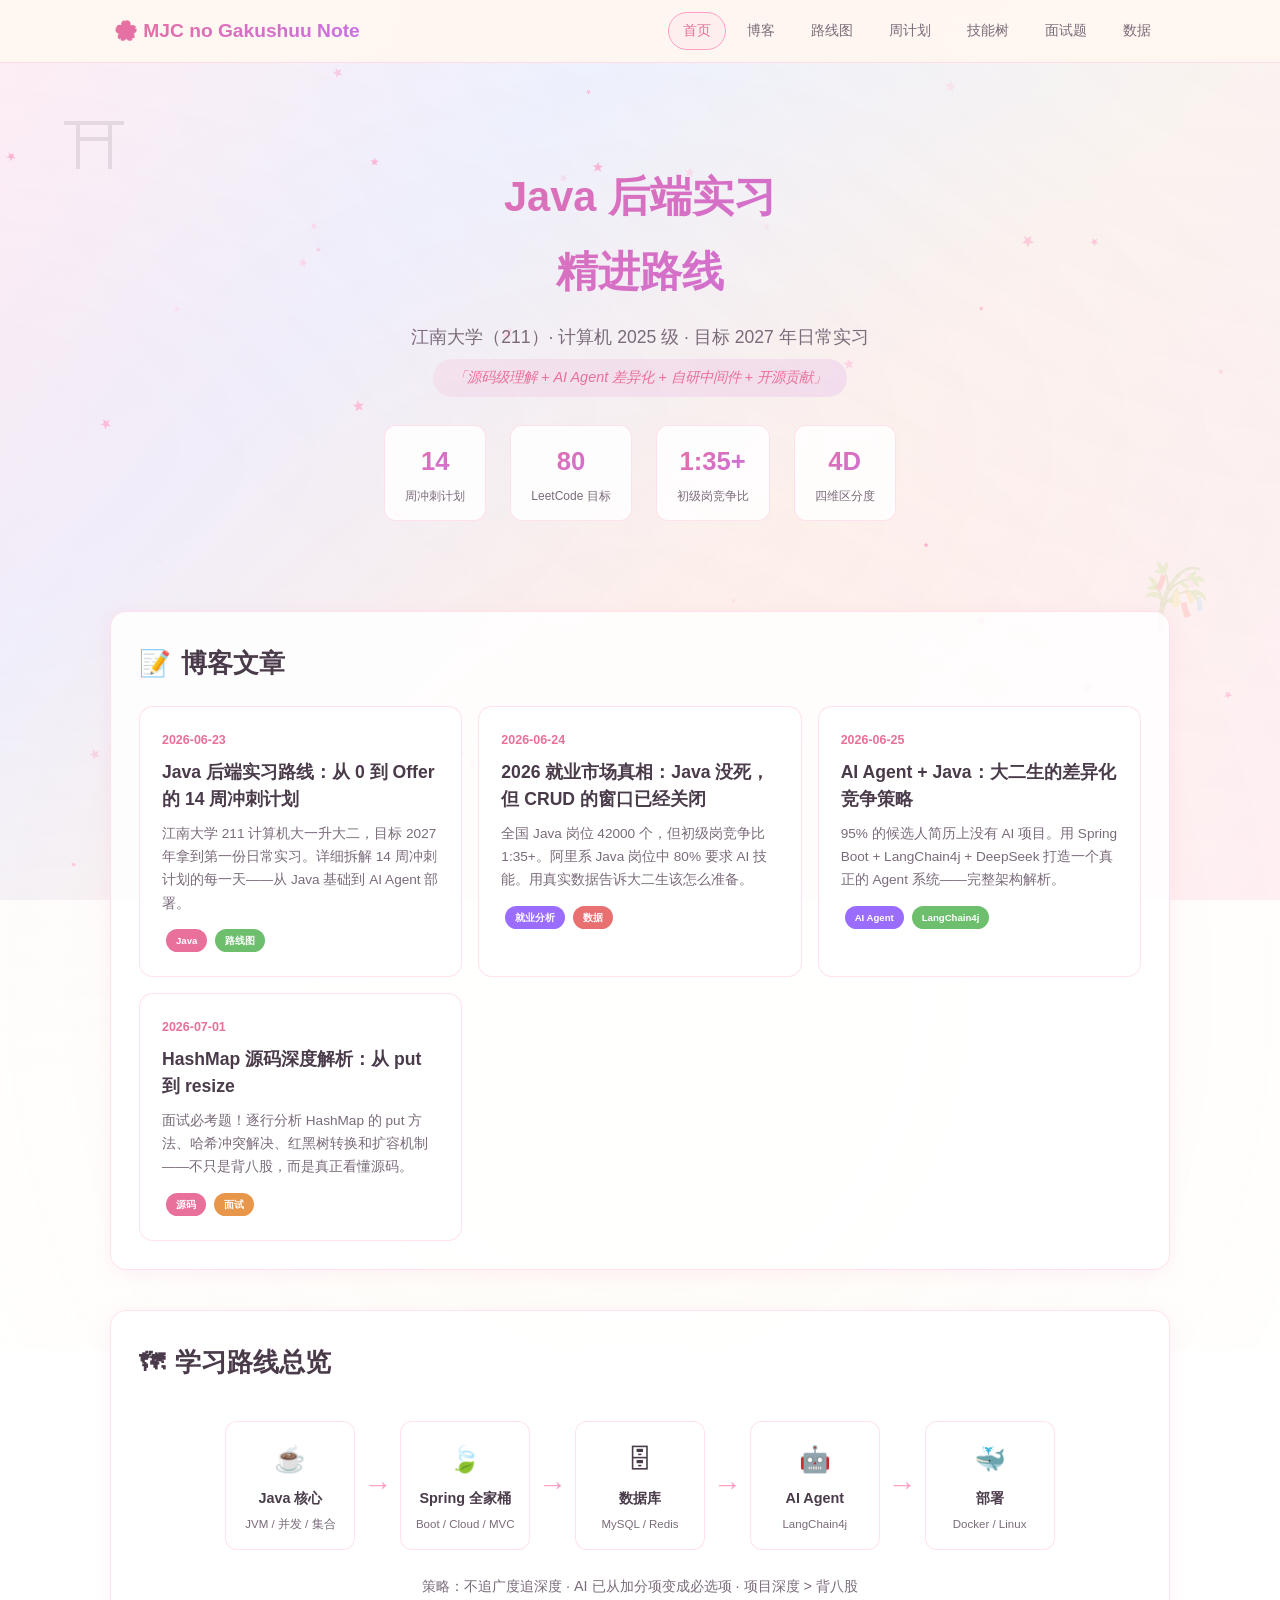
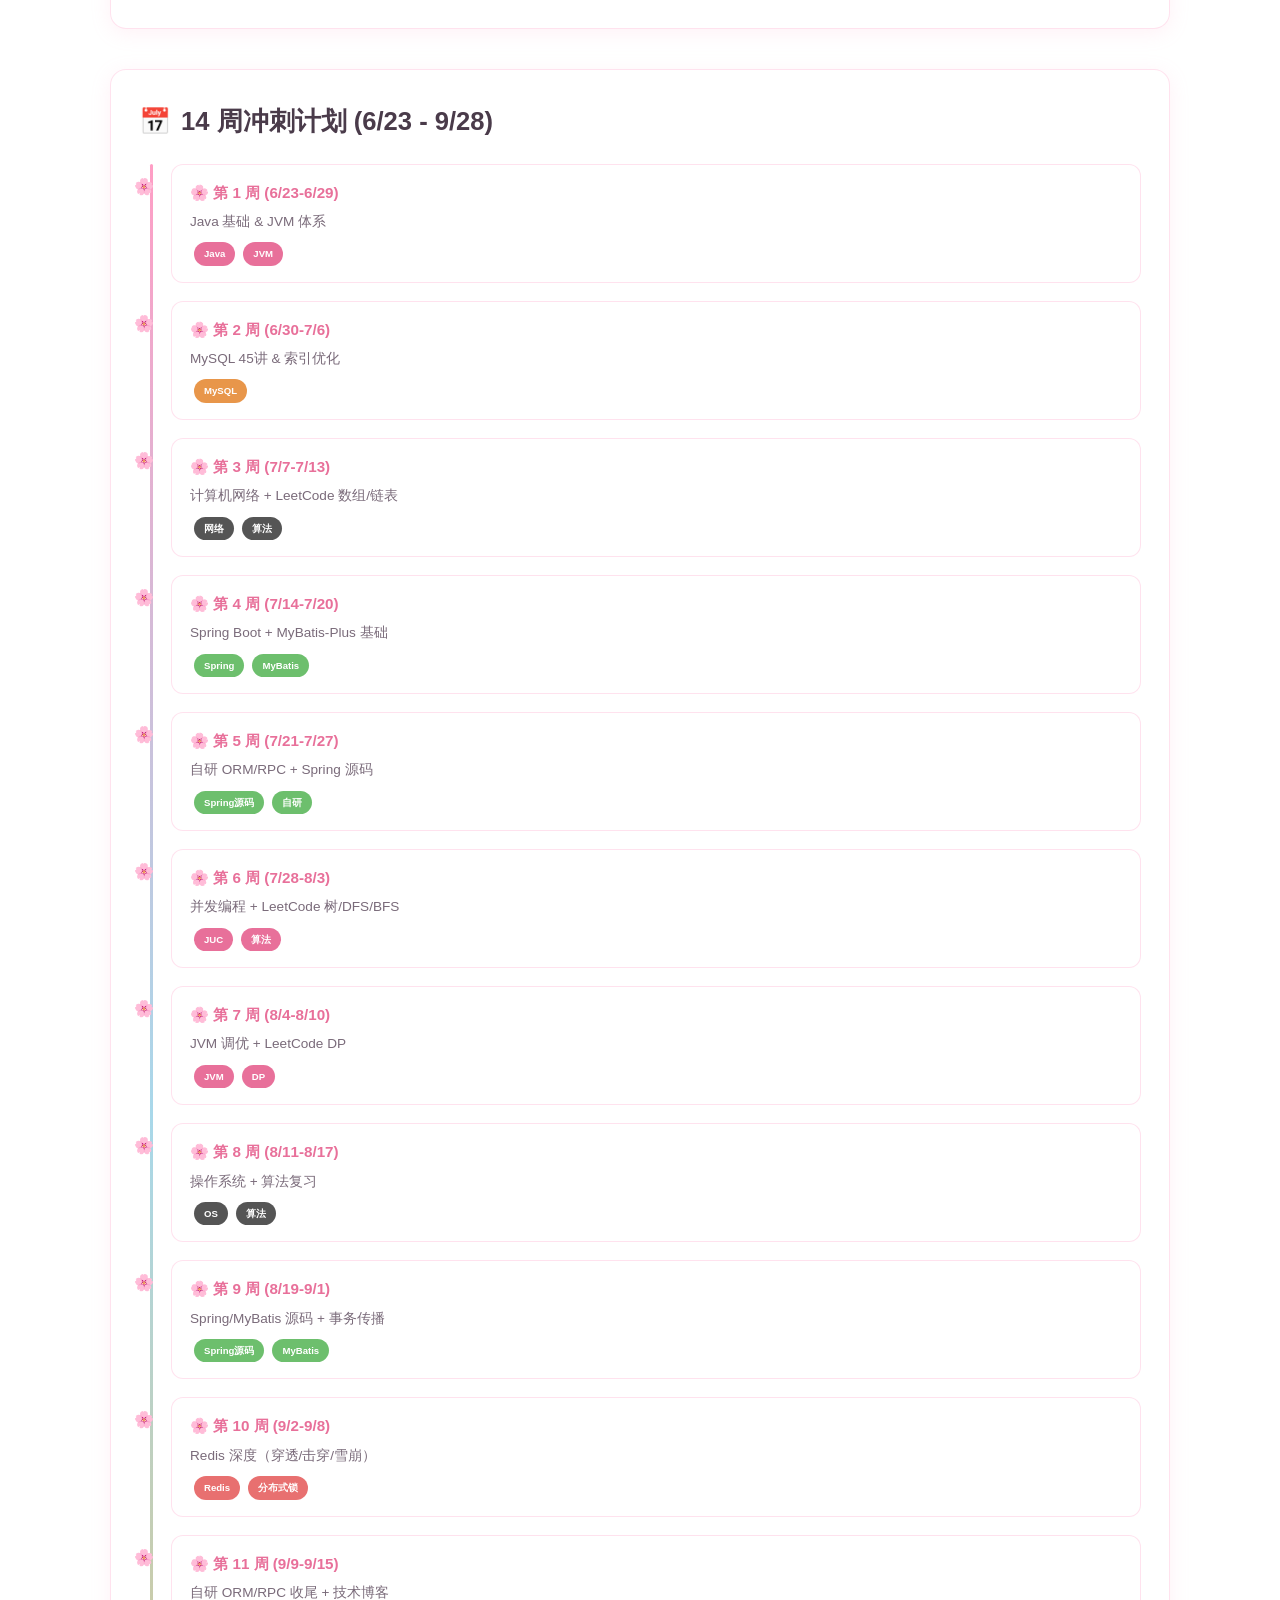
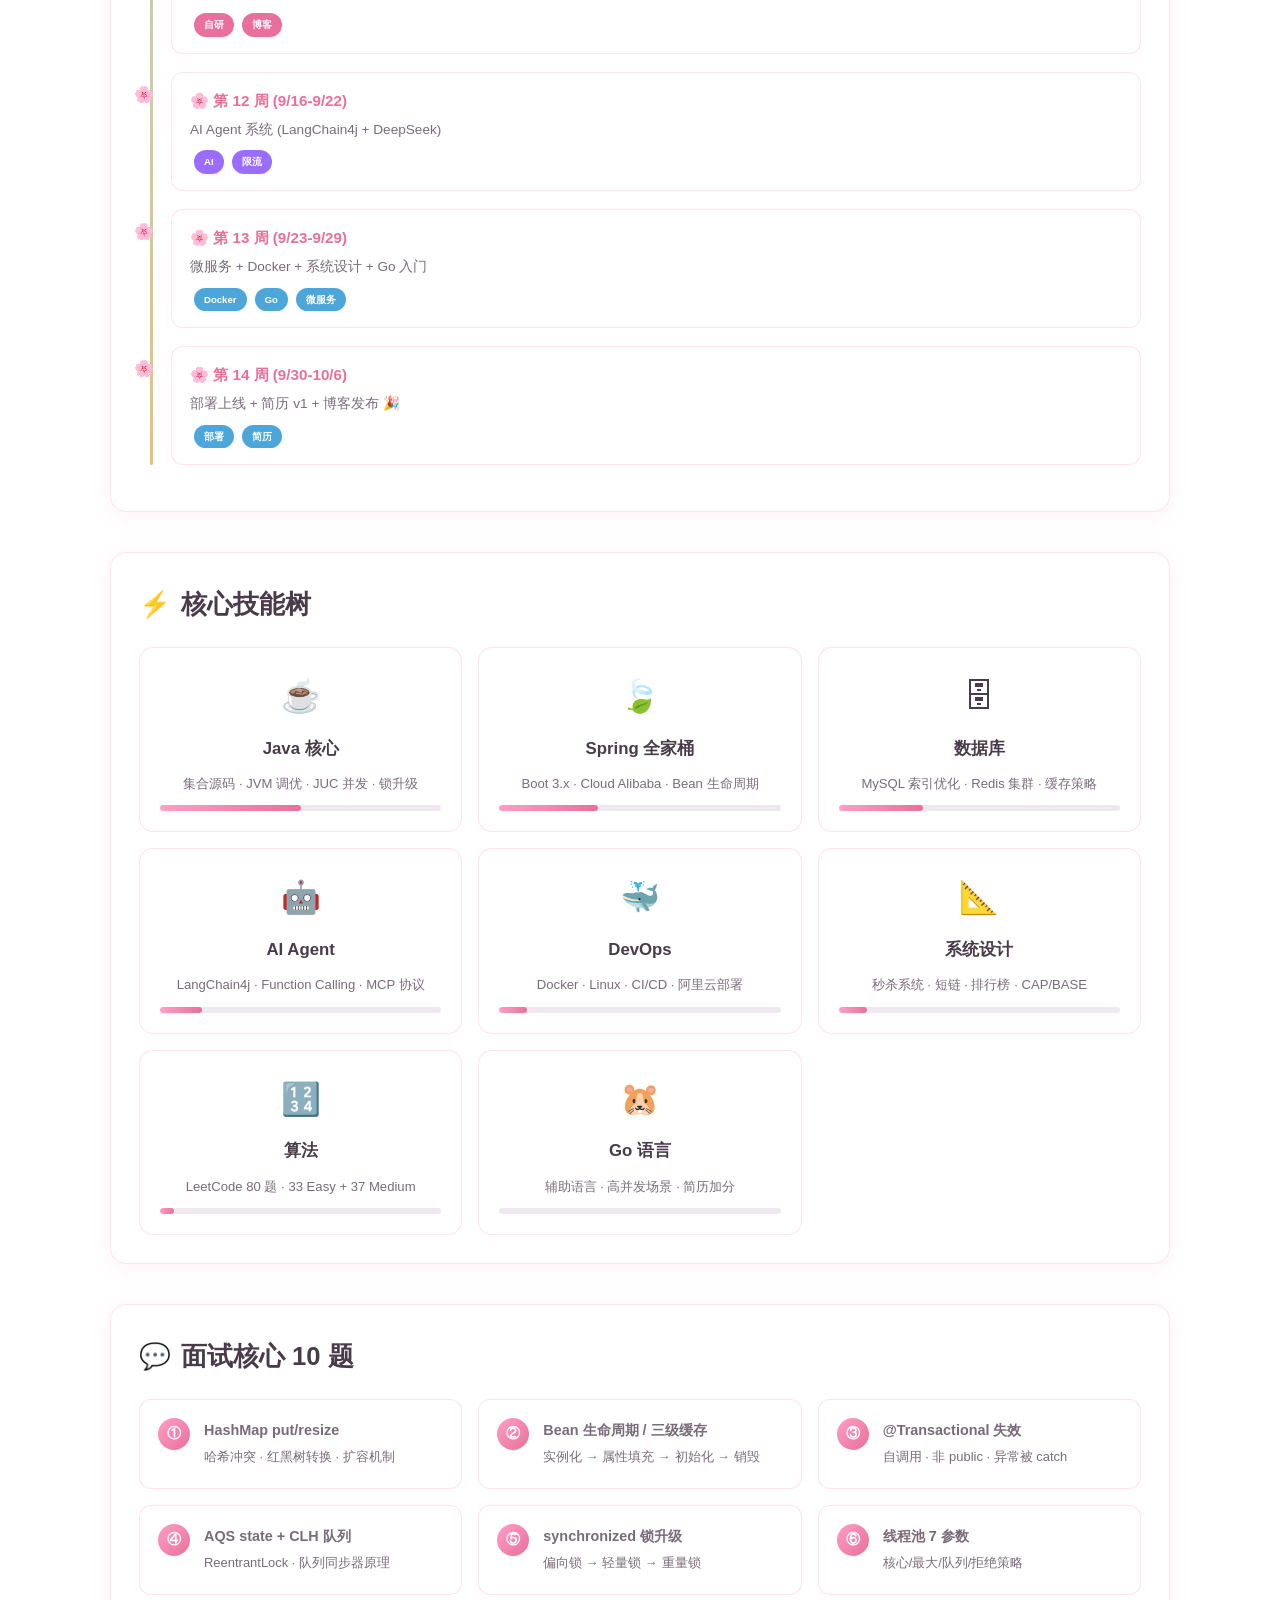
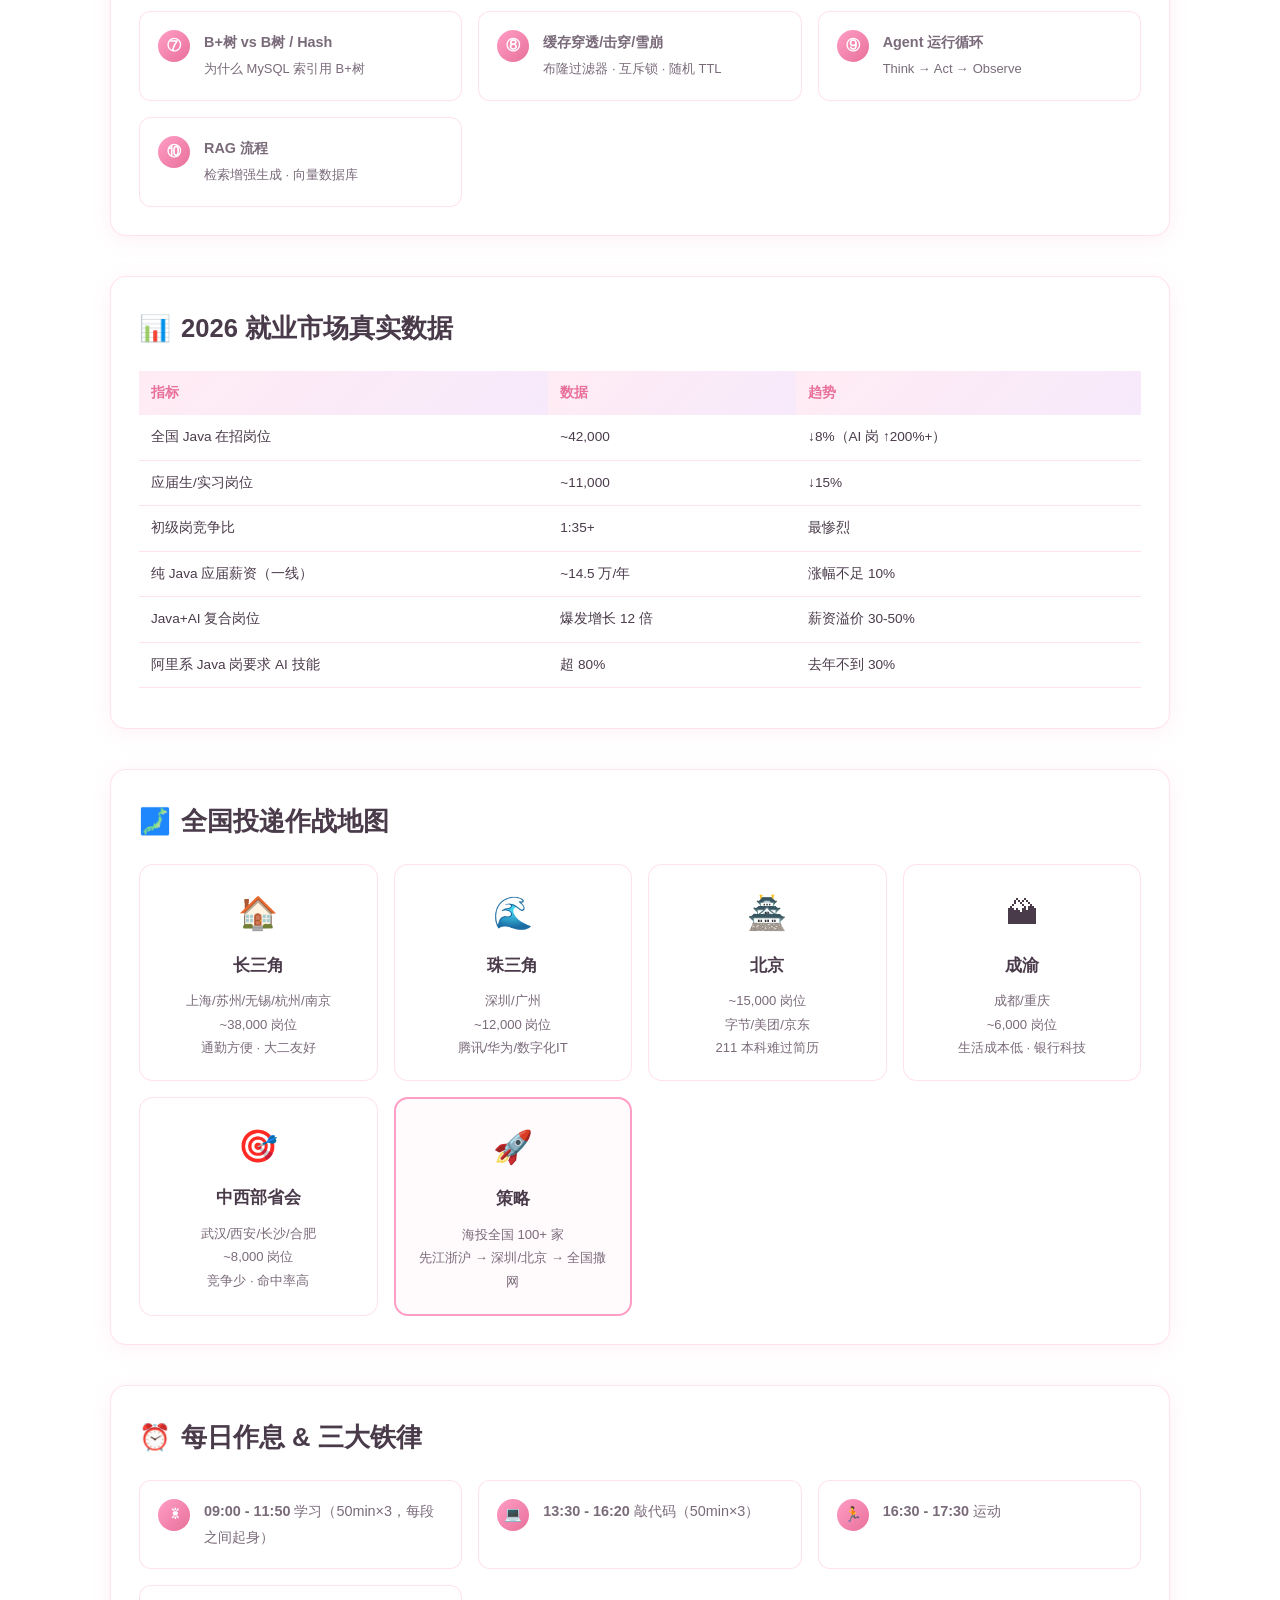
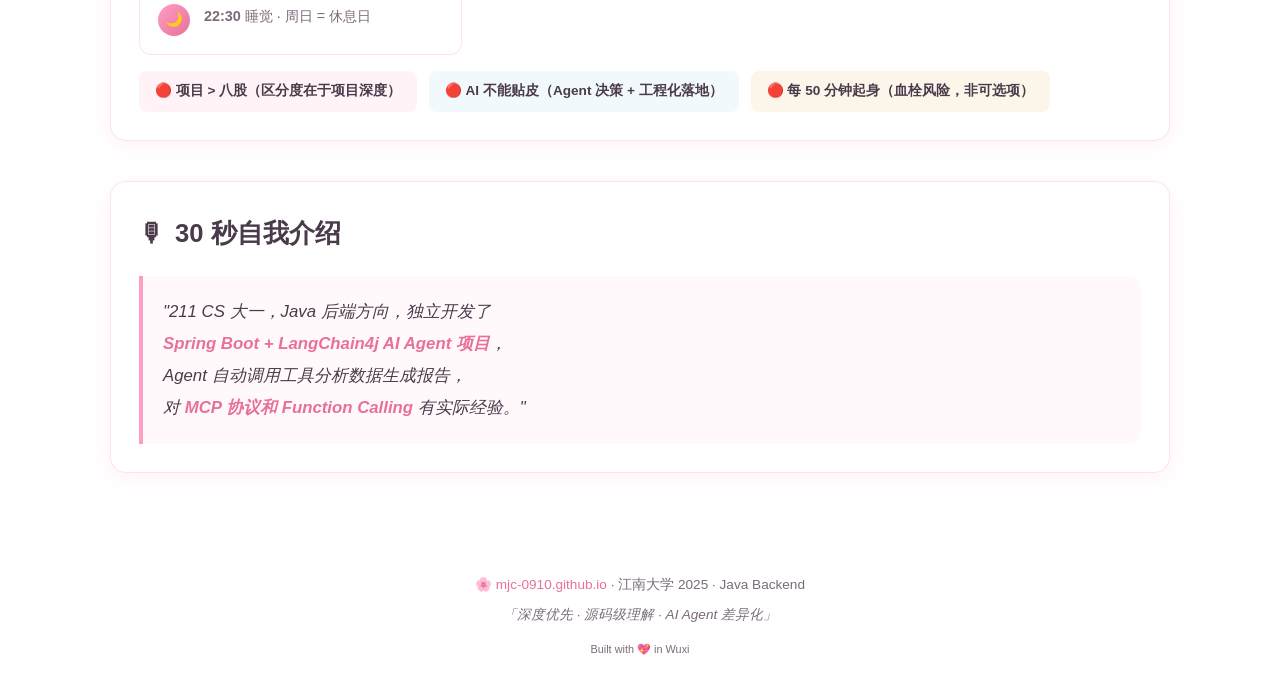
<file: index.html>
<!DOCTYPE html>
<html lang="zh-CN">
<head>
<meta charset="UTF-8">
<meta name="viewport" content="width=device-width, initial-scale=1.0">
<title>MJC no Gakushuu Note | Java 后端实习路线</title>
<meta name="description" content="Java 后端实习学习路线 - 江南大学 211 - 源码级 + AI Agent 差异化">
<link rel="stylesheet" href="style.css">
</head>
<body>
<canvas id="sakura-canvas"></canvas>
<div class="float-deco" style="top:10%;left:5%">⛩</div>
<div class="float-deco" style="top:60%;right:5%;animation-delay:-10s">🎋</div>

<nav>
  <div class="nav-inner">
    <span class="nav-logo">🌸 MJC no Gakushuu Note</span>
    <div class="nav-links">
      <a href="#home">首页</a>
      <a href="#blog">博客</a>
      <a href="#roadmap">路线图</a>
      <a href="#weekly">周计划</a>
      <a href="#skills">技能树</a>
      <a href="#interview">面试题</a>
      <a href="#data">数据</a>
    </div>
  </div>
</nav>

<main>
<!-- Hero -->
<section class="hero animate-in" id="home">
  <h1>Java 后端实习<br>精进路线</h1>
  <p class="subtitle">江南大学（211）· 计算机 2025 级 · 目标 2027 年日常实习</p>
  <p class="motto">「源码级理解 + AI Agent 差异化 + 自研中间件 + 开源贡献」</p>
  <div class="hero-stats">
    <div class="hero-stat"><div class="num">14</div><div class="label">周冲刺计划</div></div>
    <div class="hero-stat"><div class="num">80</div><div class="label">LeetCode 目标</div></div>
    <div class="hero-stat"><div class="num">1:35+</div><div class="label">初级岗竞争比</div></div>
    <div class="hero-stat"><div class="num">4D</div><div class="label">四维区分度</div></div>
  </div>
</section>

<!-- Blog Posts -->
<section id="blog">
  <div class="card animate-in">
    <h2><span class="icon">📝</span> 博客文章</h2>
    <div class="grid2">

      <a href="posts/java-roadmap-14-weeks.html" class="blog-card animate-in">
        <div class="blog-date">2026-06-23</div>
        <h3 class="blog-title">Java 后端实习路线：从 0 到 Offer 的 14 周冲刺计划</h3>
        <p class="blog-desc">江南大学 211 计算机大一升大二，目标 2027 年拿到第一份日常实习。详细拆解 14 周冲刺计划的每一天——从 Java 基础到 AI Agent 部署。</p>
        <div class="blog-tags"><span class="tag t-java">Java</span><span class="tag t-spring">路线图</span></div>
      </a>

      <a href="posts/job-market-2026-truth.html" class="blog-card animate-in">
        <div class="blog-date">2026-06-24</div>
        <h3 class="blog-title">2026 就业市场真相：Java 没死，但 CRUD 的窗口已经关闭</h3>
        <p class="blog-desc">全国 Java 岗位 42000 个，但初级岗竞争比 1:35+。阿里系 Java 岗位中 80% 要求 AI 技能。用真实数据告诉大二生该怎么准备。</p>
        <div class="blog-tags"><span class="tag t-ai">就业分析</span><span class="tag t-redis">数据</span></div>
      </a>

      <a href="posts/ai-agent-differentiation.html" class="blog-card animate-in">
        <div class="blog-date">2026-06-25</div>
        <h3 class="blog-title">AI Agent + Java：大二生的差异化竞争策略</h3>
        <p class="blog-desc">95% 的候选人简历上没有 AI 项目。用 Spring Boot + LangChain4j + DeepSeek 打造一个真正的 Agent 系统——完整架构解析。</p>
        <div class="blog-tags"><span class="tag t-ai">AI Agent</span><span class="tag t-spring">LangChain4j</span></div>
      </a>

      <a href="posts/hashmap-source-analysis.html" class="blog-card animate-in">
        <div class="blog-date">2026-07-01</div>
        <h3 class="blog-title">HashMap 源码深度解析：从 put 到 resize</h3>
        <p class="blog-desc">面试必考题！逐行分析 HashMap 的 put 方法、哈希冲突解决、红黑树转换和扩容机制——不只是背八股，而是真正看懂源码。</p>
        <div class="blog-tags"><span class="tag t-java">源码</span><span class="tag t-mysql">面试</span></div>
      </a>

    </div>
  </div>
</section>

<!-- Roadmap -->
<section id="roadmap">
  <div class="card animate-in">
    <h2><span class="icon">🗺</span> 学习路线总览</h2>
    <div class="roadmap-flow">
      <div class="flow-item"><div class="skill-emoji">☕</div><div class="skill-name">Java 核心</div><div class="skill-desc">JVM / 并发 / 集合</div></div>
      <div class="flow-arrow">→</div>
      <div class="flow-item"><div class="skill-emoji">🍃</div><div class="skill-name">Spring 全家桶</div><div class="skill-desc">Boot / Cloud / MVC</div></div>
      <div class="flow-arrow">→</div>
      <div class="flow-item"><div class="skill-emoji">🗄</div><div class="skill-name">数据库</div><div class="skill-desc">MySQL / Redis</div></div>
      <div class="flow-arrow">→</div>
      <div class="flow-item"><div class="skill-emoji">🤖</div><div class="skill-name">AI Agent</div><div class="skill-desc">LangChain4j</div></div>
      <div class="flow-arrow">→</div>
      <div class="flow-item"><div class="skill-emoji">🐳</div><div class="skill-name">部署</div><div class="skill-desc">Docker / Linux</div></div>
    </div>
    <p class="roadmap-note">策略：不追广度追深度 · AI 已从加分项变成必选项 · 项目深度 > 背八股</p>
  </div>
</section>
<!-- 14 Week Schedule -->
<section id="weekly">
  <div class="card animate-in">
    <h2><span class="icon">📅</span> 14 周冲刺计划 (6/23 - 9/28)</h2>
    <div class="timeline">
      <div class="ti animate-in">
        <div class="ti-week">🌸 第 1 周 (6/23-6/29)</div>
        <div class="ti-topic">Java 基础 & JVM 体系</div>
        <div class="ti-tags"><span class="tag t-java">Java</span><span class="tag t-java">JVM</span></div>
      </div>
      <div class="ti animate-in">
        <div class="ti-week">🌸 第 2 周 (6/30-7/6)</div>
        <div class="ti-topic">MySQL 45讲 & 索引优化</div>
        <div class="ti-tags"><span class="tag t-mysql">MySQL</span></div>
      </div>
      <div class="ti animate-in">
        <div class="ti-week">🌸 第 3 周 (7/7-7/13)</div>
        <div class="ti-topic">计算机网络 + LeetCode 数组/链表</div>
        <div class="ti-tags"><span class="tag t-linux">网络</span><span class="tag t-linux">算法</span></div>
      </div>
      <div class="ti animate-in">
        <div class="ti-week">🌸 第 4 周 (7/14-7/20)</div>
        <div class="ti-topic">Spring Boot + MyBatis-Plus 基础</div>
        <div class="ti-tags"><span class="tag t-spring">Spring</span><span class="tag t-spring">MyBatis</span></div>
      </div>
      <div class="ti animate-in">
        <div class="ti-week">🌸 第 5 周 (7/21-7/27)</div>
        <div class="ti-topic">自研 ORM/RPC + Spring 源码</div>
        <div class="ti-tags"><span class="tag t-spring">Spring源码</span><span class="tag t-spring">自研</span></div>
      </div>
      <div class="ti animate-in">
        <div class="ti-week">🌸 第 6 周 (7/28-8/3)</div>
        <div class="ti-topic">并发编程 + LeetCode 树/DFS/BFS</div>
        <div class="ti-tags"><span class="tag t-java">JUC</span><span class="tag t-java">算法</span></div>
      </div>
      <div class="ti animate-in">
        <div class="ti-week">🌸 第 7 周 (8/4-8/10)</div>
        <div class="ti-topic">JVM 调优 + LeetCode DP</div>
        <div class="ti-tags"><span class="tag t-java">JVM</span><span class="tag t-java">DP</span></div>
      </div>
      <div class="ti animate-in">
        <div class="ti-week">🌸 第 8 周 (8/11-8/17)</div>
        <div class="ti-topic">操作系统 + 算法复习</div>
        <div class="ti-tags"><span class="tag t-linux">OS</span><span class="tag t-linux">算法</span></div>
      </div>
      <div class="ti animate-in">
        <div class="ti-week">🌸 第 9 周 (8/19-9/1)</div>
        <div class="ti-topic">Spring/MyBatis 源码 + 事务传播</div>
        <div class="ti-tags"><span class="tag t-spring">Spring源码</span><span class="tag t-spring">MyBatis</span></div>
      </div>
      <div class="ti animate-in">
        <div class="ti-week">🌸 第 10 周 (9/2-9/8)</div>
        <div class="ti-topic">Redis 深度（穿透/击穿/雪崩）</div>
        <div class="ti-tags"><span class="tag t-redis">Redis</span><span class="tag t-redis">分布式锁</span></div>
      </div>
      <div class="ti animate-in">
        <div class="ti-week">🌸 第 11 周 (9/9-9/15)</div>
        <div class="ti-topic">自研 ORM/RPC 收尾 + 技术博客</div>
        <div class="ti-tags"><span class="tag t-java">自研</span><span class="tag t-java">博客</span></div>
      </div>
      <div class="ti animate-in">
        <div class="ti-week">🌸 第 12 周 (9/16-9/22)</div>
        <div class="ti-topic">AI Agent 系统 (LangChain4j + DeepSeek)</div>
        <div class="ti-tags"><span class="tag t-ai">AI</span><span class="tag t-ai">限流</span></div>
      </div>
      <div class="ti animate-in">
        <div class="ti-week">🌸 第 13 周 (9/23-9/29)</div>
        <div class="ti-topic">微服务 + Docker + 系统设计 + Go 入门</div>
        <div class="ti-tags"><span class="tag t-docker">Docker</span><span class="tag t-docker">Go</span><span class="tag t-docker">微服务</span></div>
      </div>
      <div class="ti animate-in">
        <div class="ti-week">🌸 第 14 周 (9/30-10/6)</div>
        <div class="ti-topic">部署上线 + 简历 v1 + 博客发布 🎉</div>
        <div class="ti-tags"><span class="tag t-docker">部署</span><span class="tag t-docker">简历</span></div>
      </div>
    </div>
  </div>
</section>
<!-- Skills Tree -->
<section id="skills">
  <div class="card animate-in">
    <h2><span class="icon">⚡</span> 核心技能树</h2>
    <div class="grid4">
      <div class="skill-card animate-in">
        <div class="skill-emoji">☕</div>
        <div class="skill-name">Java 核心</div>
        <div class="skill-desc">集合源码 · JVM 调优 · JUC 并发 · 锁升级</div>
        <div class="progress-bar"><div class="progress-fill" style="width:50%"></div></div>
      </div>
      <div class="skill-card animate-in">
        <div class="skill-emoji">🍃</div>
        <div class="skill-name">Spring 全家桶</div>
        <div class="skill-desc">Boot 3.x · Cloud Alibaba · Bean 生命周期</div>
        <div class="progress-bar"><div class="progress-fill" style="width:35%"></div></div>
      </div>
      <div class="skill-card animate-in">
        <div class="skill-emoji">🗄</div>
        <div class="skill-name">数据库</div>
        <div class="skill-desc">MySQL 索引优化 · Redis 集群 · 缓存策略</div>
        <div class="progress-bar"><div class="progress-fill" style="width:30%"></div></div>
      </div>
      <div class="skill-card animate-in">
        <div class="skill-emoji">🤖</div>
        <div class="skill-name">AI Agent</div>
        <div class="skill-desc">LangChain4j · Function Calling · MCP 协议</div>
        <div class="progress-bar"><div class="progress-fill" style="width:15%"></div></div>
      </div>
      <div class="skill-card animate-in">
        <div class="skill-emoji">🐳</div>
        <div class="skill-name">DevOps</div>
        <div class="skill-desc">Docker · Linux · CI/CD · 阿里云部署</div>
        <div class="progress-bar"><div class="progress-fill" style="width:10%"></div></div>
      </div>
      <div class="skill-card animate-in">
        <div class="skill-emoji">📐</div>
        <div class="skill-name">系统设计</div>
        <div class="skill-desc">秒杀系统 · 短链 · 排行榜 · CAP/BASE</div>
        <div class="progress-bar"><div class="progress-fill" style="width:10%"></div></div>
      </div>
      <div class="skill-card animate-in">
        <div class="skill-emoji">🔢</div>
        <div class="skill-name">算法</div>
        <div class="skill-desc">LeetCode 80 题 · 33 Easy + 37 Medium</div>
        <div class="progress-bar"><div class="progress-fill" style="width:5%"></div></div>
      </div>
      <div class="skill-card animate-in">
        <div class="skill-emoji">🐹</div>
        <div class="skill-name">Go 语言</div>
        <div class="skill-desc">辅助语言 · 高并发场景 · 简历加分</div>
        <div class="progress-bar"><div class="progress-fill" style="width:0%"></div></div>
      </div>
    </div>
  </div>
</section>
<!-- Interview Top 10 -->
<section id="interview">
  <div class="card animate-in">
    <h2><span class="icon">💬</span> 面试核心 10 题</h2>
    <div class="grid2">
      <div class="q-card animate-in">
        <div class="q-num">①</div>
        <div class="q-text"><strong>HashMap put/resize</strong><br><span style="font-size:0.9em;color:var(--text-light)">哈希冲突 · 红黑树转换 · 扩容机制</span></div>
      </div>
      <div class="q-card animate-in">
        <div class="q-num">②</div>
        <div class="q-text"><strong>Bean 生命周期 / 三级缓存</strong><br><span style="font-size:0.9em;color:var(--text-light)">实例化 → 属性填充 → 初始化 → 销毁</span></div>
      </div>
      <div class="q-card animate-in">
        <div class="q-num">③</div>
        <div class="q-text"><strong>@Transactional 失效</strong><br><span style="font-size:0.9em;color:var(--text-light)">自调用 · 非 public · 异常被 catch</span></div>
      </div>
      <div class="q-card animate-in">
        <div class="q-num">④</div>
        <div class="q-text"><strong>AQS state + CLH 队列</strong><br><span style="font-size:0.9em;color:var(--text-light)">ReentrantLock · 队列同步器原理</span></div>
      </div>
      <div class="q-card animate-in">
        <div class="q-num">⑤</div>
        <div class="q-text"><strong>synchronized 锁升级</strong><br><span style="font-size:0.9em;color:var(--text-light)">偏向锁 → 轻量锁 → 重量锁</span></div>
      </div>
      <div class="q-card animate-in">
        <div class="q-num">⑥</div>
        <div class="q-text"><strong>线程池 7 参数</strong><br><span style="font-size:0.9em;color:var(--text-light)">核心/最大/队列/拒绝策略</span></div>
      </div>
      <div class="q-card animate-in">
        <div class="q-num">⑦</div>
        <div class="q-text"><strong>B+树 vs B树 / Hash</strong><br><span style="font-size:0.9em;color:var(--text-light)">为什么 MySQL 索引用 B+树</span></div>
      </div>
      <div class="q-card animate-in">
        <div class="q-num">⑧</div>
        <div class="q-text"><strong>缓存穿透/击穿/雪崩</strong><br><span style="font-size:0.9em;color:var(--text-light)">布隆过滤器 · 互斥锁 · 随机 TTL</span></div>
      </div>
      <div class="q-card animate-in">
        <div class="q-num">⑨</div>
        <div class="q-text"><strong>Agent 运行循环</strong><br><span style="font-size:0.9em;color:var(--text-light)">Think → Act → Observe</span></div>
      </div>
      <div class="q-card animate-in">
        <div class="q-num">⑩</div>
        <div class="q-text"><strong>RAG 流程</strong><br><span style="font-size:0.9em;color:var(--text-light)">检索增强生成 · 向量数据库</span></div>
      </div>
    </div>
  </div>
</section>
<!-- Job Market Data -->
<section id="data">
  <div class="card animate-in">
    <h2><span class="icon">📊</span> 2026 就业市场真实数据</h2>
    <table>
      <tr><th>指标</th><th>数据</th><th>趋势</th></tr>
      <tr><td>全国 Java 在招岗位</td><td>~42,000</td><td>↓8%（AI 岗 ↑200%+）</td></tr>
      <tr><td>应届生/实习岗位</td><td>~11,000</td><td>↓15%</td></tr>
      <tr><td>初级岗竞争比</td><td>1:35+</td><td>最惨烈</td></tr>
      <tr><td>纯 Java 应届薪资（一线）</td><td>~14.5 万/年</td><td>涨幅不足 10%</td></tr>
      <tr><td>Java+AI 复合岗位</td><td>爆发增长 12 倍</td><td>薪资溢价 30-50%</td></tr>
      <tr><td>阿里系 Java 岗要求 AI 技能</td><td>超 80%</td><td>去年不到 30%</td></tr>
    </table>
  </div>
</section>
<!-- Regions -->
<section>
  <div class="card animate-in">
    <h2><span class="icon">🗾</span> 全国投递作战地图</h2>
    <div class="grid3">
      <div class="data-card animate-in">
        <div class="skill-emoji">🏠</div>
        <div class="skill-name">长三角</div>
        <div class="skill-desc">上海/苏州/无锡/杭州/南京<br>~38,000 岗位<br>通勤方便 · 大二友好</div>
      </div>
      <div class="data-card animate-in">
        <div class="skill-emoji">🌊</div>
        <div class="skill-name">珠三角</div>
        <div class="skill-desc">深圳/广州<br>~12,000 岗位<br>腾讯/华为/数字化IT</div>
      </div>
      <div class="data-card animate-in">
        <div class="skill-emoji">🏯</div>
        <div class="skill-name">北京</div>
        <div class="skill-desc">~15,000 岗位<br>字节/美团/京东<br>211 本科难过简历</div>
      </div>
      <div class="data-card animate-in">
        <div class="skill-emoji">🏔</div>
        <div class="skill-name">成渝</div>
        <div class="skill-desc">成都/重庆<br>~6,000 岗位<br>生活成本低 · 银行科技</div>
      </div>
      <div class="data-card animate-in">
        <div class="skill-emoji">🎯</div>
        <div class="skill-name">中西部省会</div>
        <div class="skill-desc">武汉/西安/长沙/合肥<br>~8,000 岗位<br>竞争少 · 命中率高</div>
      </div>
      <div class="data-card animate-in" style="border:2px solid var(--sakura);background:rgba(255,158,197,0.05)">
        <div class="skill-emoji">🚀</div>
        <div class="skill-name">策略</div>
        <div class="skill-desc">海投全国 100+ 家<br>先江浙沪 → 深圳/北京 → 全国撒网</div>
      </div>
    </div>
  </div>
</section>
<!-- Daily Schedule -->
<section>
  <div class="card animate-in">
    <h2><span class="icon">⏰</span> 每日作息 & 三大铁律</h2>
    <div class="grid2">
      <div class="q-card"><div class="q-num">☀</div><div class="q-text"><strong>09:00 - 11:50</strong> 学习（50min×3，每段之间起身）</div></div>
      <div class="q-card"><div class="q-num">💻</div><div class="q-text"><strong>13:30 - 16:20</strong> 敲代码（50min×3）</div></div>
      <div class="q-card"><div class="q-num">🏃</div><div class="q-text"><strong>16:30 - 17:30</strong> 运动</div></div>
      <div class="q-card"><div class="q-num">🌙</div><div class="q-text"><strong>22:30</strong> 睡觉 · 周日 = 休息日</div></div>
    </div>
    <div class="rules-row">
      <span class="rule r-red">🔴 项目 > 八股（区分度在于项目深度）</span>
      <span class="rule r-blue">🔴 AI 不能贴皮（Agent 决策 + 工程化落地）</span>
      <span class="rule r-gold">🔴 每 50 分钟起身（血栓风险，非可选项）</span>
    </div>
  </div>
</section>

<!-- Elevator Pitch -->
<section>
  <div class="card animate-in">
    <h2><span class="icon">🎙</span> 30 秒自我介绍</h2>
    <blockquote style="font-size:1.05em;padding:20px;border-left:4px solid var(--sakura);background:rgba(255,158,197,0.06);border-radius:0 12px 12px 0;font-style:italic;line-height:1.9">
      "211 CS 大一，Java 后端方向，独立开发了<br>
      <strong style="color:var(--sakura-dark)">Spring Boot + LangChain4j AI Agent 项目</strong>，<br>
      Agent 自动调用工具分析数据生成报告，<br>
      对 <strong style="color:var(--sakura-dark)">MCP 协议和 Function Calling</strong> 有实际经验。"
    </blockquote>
  </div>
</section>
</main>

<footer>
  <p>🌸 <a href="https://mjc-0910.github.io">mjc-0910.github.io</a> · 江南大学 2025 · Java Backend</p>
  <p class="footer-tagline">「深度优先 · 源码级理解 · AI Agent 差异化」</p>
  <p class="footer-built">Built with 💖 in Wuxi</p>
</footer>

<script src="app.js"></script>
</body>
</html>
</file>
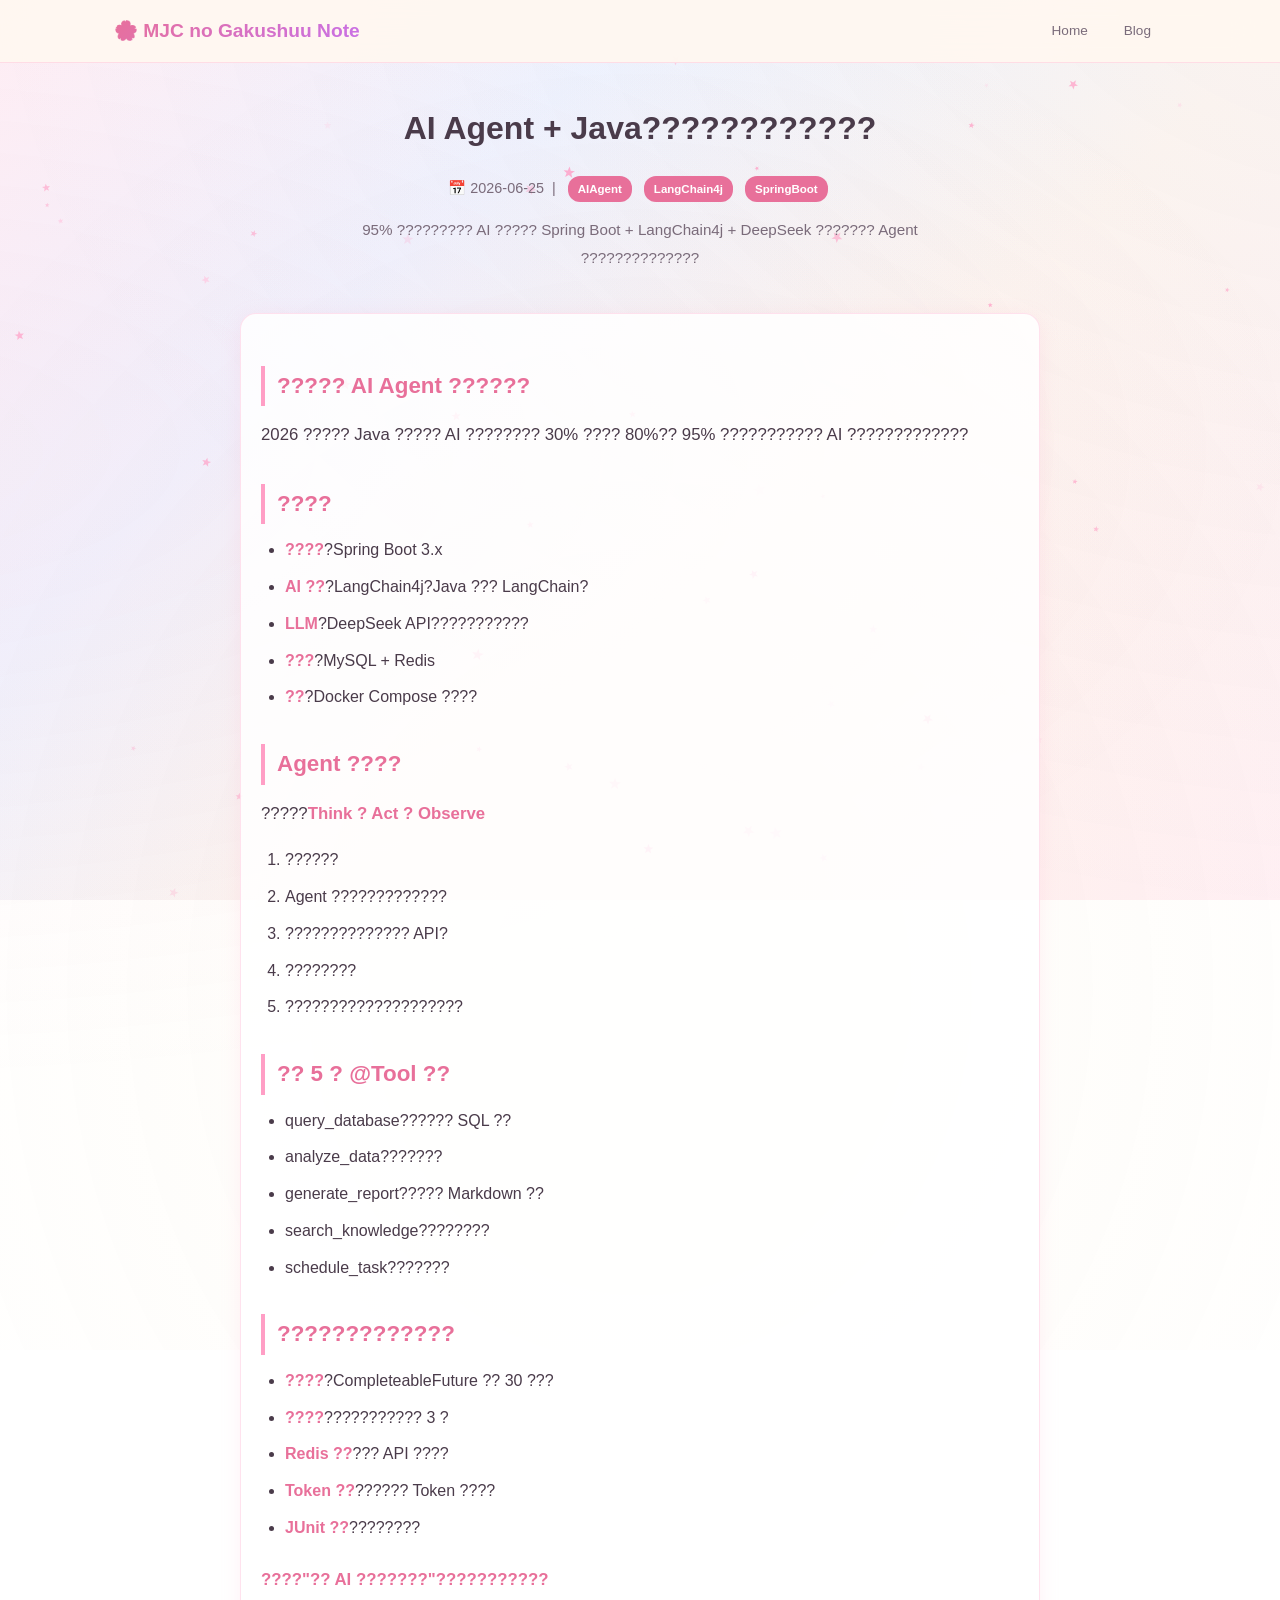
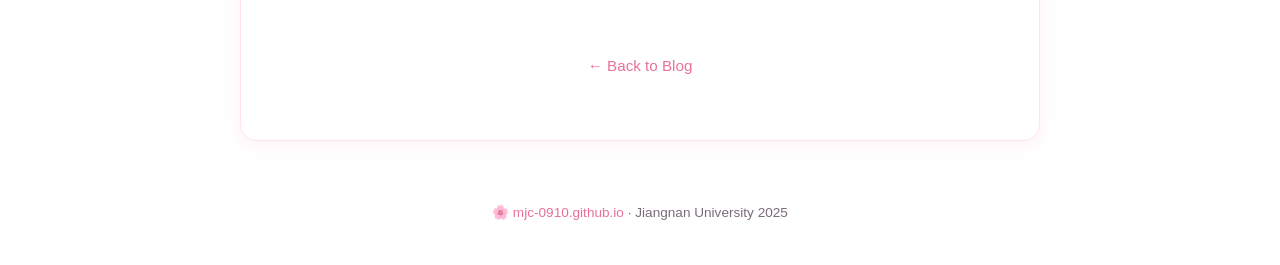
<file: posts/ai-agent-differentiation.html>
<!DOCTYPE html>
<html lang="zh-CN">
<head>
<meta charset="UTF-8">
<meta name="viewport" content="width=device-width, initial-scale=1.0">
<title>AI Agent + Java???????????? | MJC no Gakushuu Note</title>
<link rel="stylesheet" href="../style.css">
<style>
  .post-header { text-align:center; padding:80px 20px 30px; }
  .post-header h1 { font-size:2em; color:var(--text); margin-bottom:16px; }
  .post-meta { color:var(--text-light); font-size:0.9em; margin-bottom:12px; }
  .post-content { max-width:800px; margin:0 auto; padding:20px; }
  .post-content h2 { font-size:1.4em; color:var(--sakura-dark); margin:32px 0 12px; padding-left:12px; border-left:4px solid var(--sakura); }
  .post-content h3 { font-size:1.1em; margin:24px 0 8px; color:var(--text); }
  .post-content p { margin-bottom:16px; font-size:1.05em; line-height:2; }
  .post-content ul, .post-content ol { margin:12px 0 20px 24px; }
  .post-content li { margin-bottom:8px; line-height:1.8; }
  .post-content code { background:rgba(255,158,197,0.12); padding:2px 8px; border-radius:4px; font-size:0.9em; font-family:"Cascadia Code","Fira Code",monospace; }
  .post-content table { width:100%; border-collapse:collapse; margin:20px 0; }
  .post-content th { background:linear-gradient(135deg,rgba(255,158,197,0.2),rgba(200,112,232,0.15)); padding:10px 12px; text-align:left; }
  .post-content td { padding:10px 12px; border-bottom:1px solid var(--card-border); }
  .post-content strong { color:var(--sakura-dark); }
  .back-link { display:inline-block; margin:40px 0; color:var(--sakura-dark); text-decoration:none; font-size:0.95em; }
  .back-link:hover { text-decoration:underline; }
  @media(max-width:768px){ .post-content { padding:16px; } .post-header h1 { font-size:1.4em; } }
</style>
</head>
<body>
<canvas id="sakura-canvas"></canvas>
<nav>
  <div class="nav-inner">
    <span class="nav-logo">&#x1F338; MJC no Gakushuu Note</span>
    <div class="nav-links">
      <a href="../index.html">Home</a>
      <a href="../index.html#blog">Blog</a>
    </div>
  </div>
</nav>
<main>
  <article>
    <div class="post-header">
      <h1>AI Agent + Java????????????</h1>
      <div class="post-meta">&#x1F4C5; 2026-06-25 &nbsp;|&nbsp; <span class="tag t-java">AIAgent</span> <span class="tag t-java">LangChain4j</span> <span class="tag t-java">SpringBoot</span></div>
      <p style="color:var(--text-light);max-width:600px;margin:12px auto;font-size:0.95em">95% ????????? AI ????? Spring Boot + LangChain4j + DeepSeek ??????? Agent ??????????????</p>
    </div>
    <div class="post-content card">
      
<h2>????? AI Agent ??????</h2>
<p>2026 ????? Java ????? AI ???????? 30% ???? 80%?? 95% ??????????? AI ?????????????</p>

<h2>????</h2>
<ul>
  <li><strong>????</strong>?Spring Boot 3.x</li>
  <li><strong>AI ??</strong>?LangChain4j?Java ??? LangChain?</li>
  <li><strong>LLM</strong>?DeepSeek API???????????</li>
  <li><strong>???</strong>?MySQL + Redis</li>
  <li><strong>??</strong>?Docker Compose ????</li>
</ul>

<h2>Agent ????</h2>
<p>?????<strong>Think ? Act ? Observe</strong></p>
<ol>
  <li>??????</li>
  <li>Agent ?????????????</li>
  <li>?????????????? API?</li>
  <li>????????</li>
  <li>????????????????????</li>
</ol>

<h2>?? 5 ? @Tool ??</h2>
<ul>
  <li>query_database?????? SQL ??</li>
  <li>analyze_data???????</li>
  <li>generate_report????? Markdown ??</li>
  <li>search_knowledge????????</li>
  <li>schedule_task???????</li>
</ul>

<h2>?????????????</h2>
<ul>
  <li><strong>????</strong>?CompleteableFuture ?? 30 ???</li>
  <li><strong>????</strong>??????????? 3 ?</li>
  <li><strong>Redis ??</strong>??? API ????</li>
  <li><strong>Token ??</strong>?????? Token ????</li>
  <li><strong>JUnit ??</strong>????????</li>
</ul>

<p><strong>????"?? AI ???????"???????????</strong></p>

      <div style="text-align:center">
        <a href="../index.html#blog" class="back-link">&#x2190; Back to Blog</a>
      </div>
    </div>
  </article>
</main>
<footer>
  <p>&#x1F338; <a href="https://mjc-0910.github.io">mjc-0910.github.io</a> &#xB7; Jiangnan University 2025</p>
</footer>
<script src="../app.js"></script>
</body>
</html>
</file>
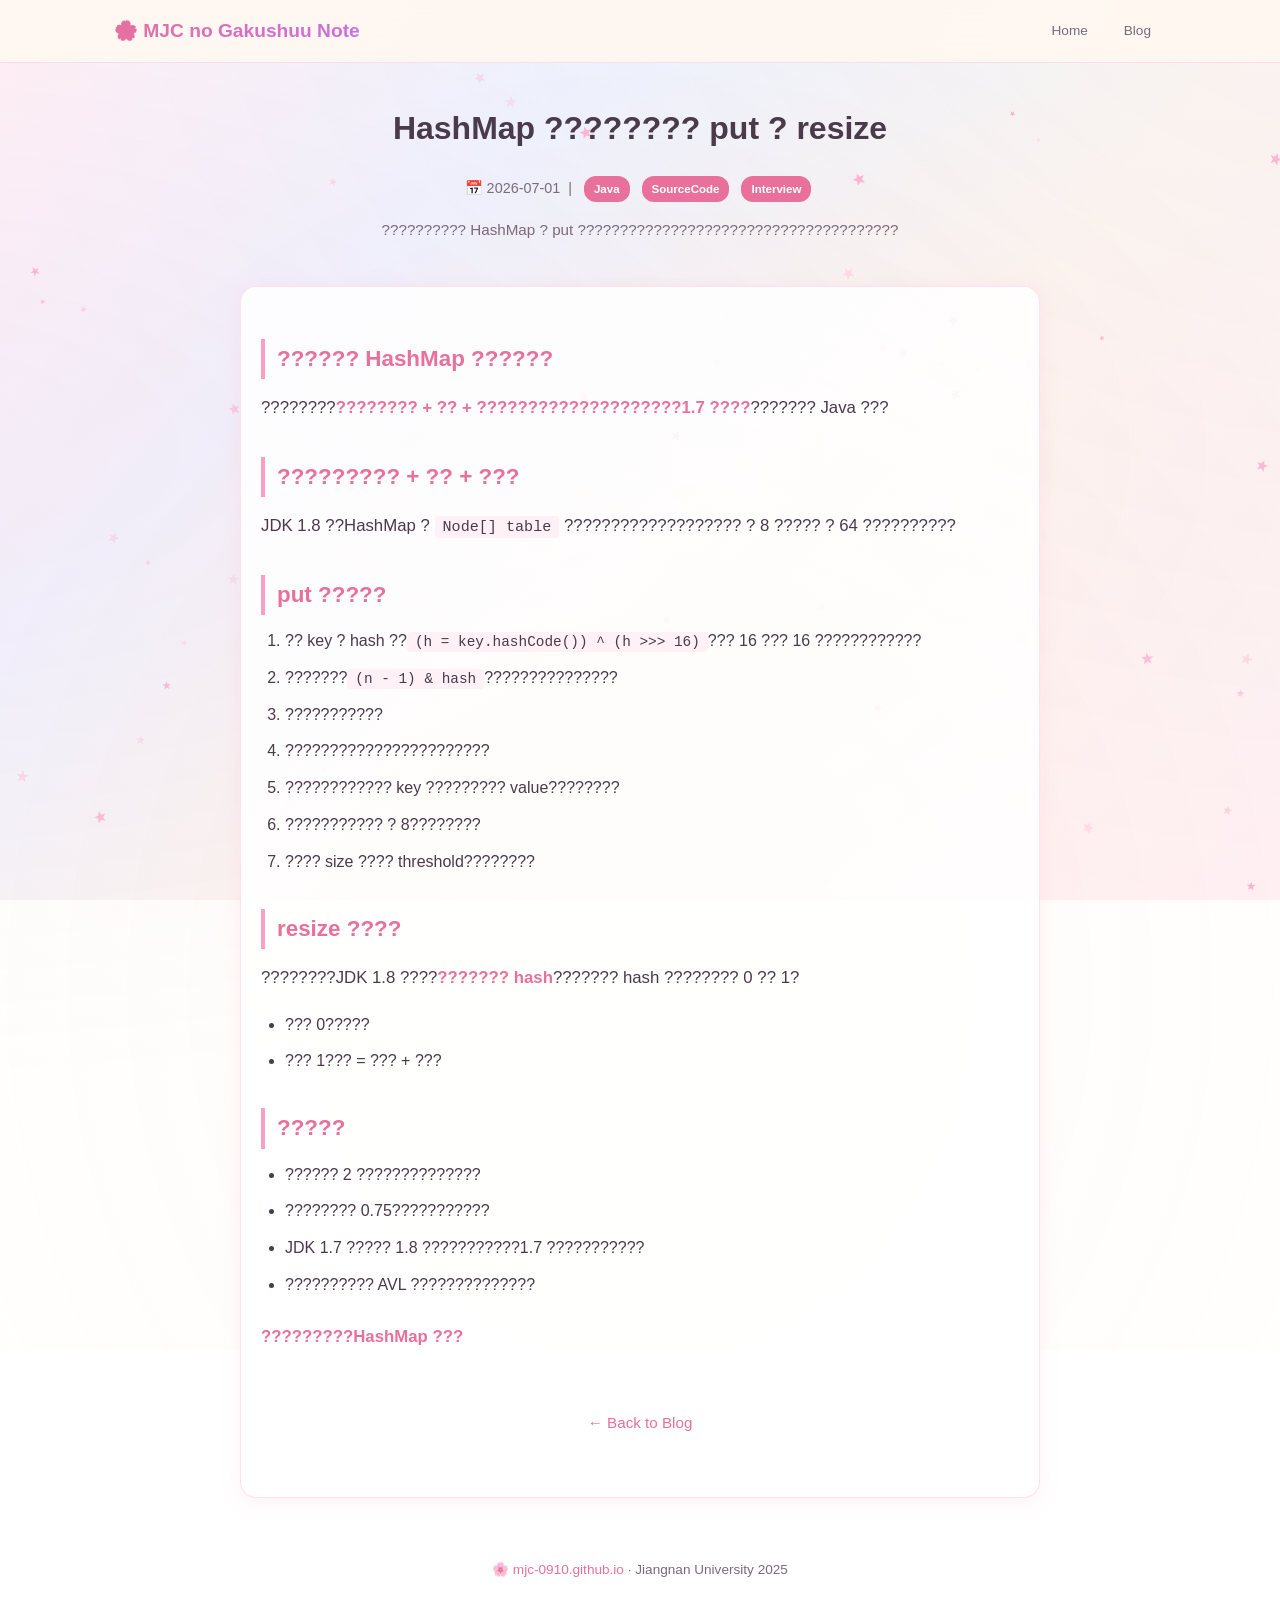
<file: posts/hashmap-source-analysis.html>
<!DOCTYPE html>
<html lang="zh-CN">
<head>
<meta charset="UTF-8">
<meta name="viewport" content="width=device-width, initial-scale=1.0">
<title>HashMap ???????? put ? resize | MJC no Gakushuu Note</title>
<link rel="stylesheet" href="../style.css">
<style>
  .post-header { text-align:center; padding:80px 20px 30px; }
  .post-header h1 { font-size:2em; color:var(--text); margin-bottom:16px; }
  .post-meta { color:var(--text-light); font-size:0.9em; margin-bottom:12px; }
  .post-content { max-width:800px; margin:0 auto; padding:20px; }
  .post-content h2 { font-size:1.4em; color:var(--sakura-dark); margin:32px 0 12px; padding-left:12px; border-left:4px solid var(--sakura); }
  .post-content h3 { font-size:1.1em; margin:24px 0 8px; color:var(--text); }
  .post-content p { margin-bottom:16px; font-size:1.05em; line-height:2; }
  .post-content ul, .post-content ol { margin:12px 0 20px 24px; }
  .post-content li { margin-bottom:8px; line-height:1.8; }
  .post-content code { background:rgba(255,158,197,0.12); padding:2px 8px; border-radius:4px; font-size:0.9em; font-family:"Cascadia Code","Fira Code",monospace; }
  .post-content table { width:100%; border-collapse:collapse; margin:20px 0; }
  .post-content th { background:linear-gradient(135deg,rgba(255,158,197,0.2),rgba(200,112,232,0.15)); padding:10px 12px; text-align:left; }
  .post-content td { padding:10px 12px; border-bottom:1px solid var(--card-border); }
  .post-content strong { color:var(--sakura-dark); }
  .back-link { display:inline-block; margin:40px 0; color:var(--sakura-dark); text-decoration:none; font-size:0.95em; }
  .back-link:hover { text-decoration:underline; }
  @media(max-width:768px){ .post-content { padding:16px; } .post-header h1 { font-size:1.4em; } }
</style>
</head>
<body>
<canvas id="sakura-canvas"></canvas>
<nav>
  <div class="nav-inner">
    <span class="nav-logo">&#x1F338; MJC no Gakushuu Note</span>
    <div class="nav-links">
      <a href="../index.html">Home</a>
      <a href="../index.html#blog">Blog</a>
    </div>
  </div>
</nav>
<main>
  <article>
    <div class="post-header">
      <h1>HashMap ???????? put ? resize</h1>
      <div class="post-meta">&#x1F4C5; 2026-07-01 &nbsp;|&nbsp; <span class="tag t-java">Java</span> <span class="tag t-java">SourceCode</span> <span class="tag t-java">Interview</span></div>
      <p style="color:var(--text-light);max-width:600px;margin:12px auto;font-size:0.95em">?????????? HashMap ? put ??????????????????????????????????????</p>
    </div>
    <div class="post-content card">
      
<h2>?????? HashMap ??????</h2>
<p>????????<strong>???????? + ?? + ????????????????????1.7 ????</strong>??????? Java ???</p>

<h2>????????? + ?? + ???</h2>
<p>JDK 1.8 ??HashMap ? <code>Node<K,V>[] table</code> ??????????????????? ? 8 ????? ? 64 ??????????</p>

<h2>put ?????</h2>
<ol>
  <li>?? key ? hash ??<code>(h = key.hashCode()) ^ (h >>> 16)</code>??? 16 ??? 16 ????????????</li>
  <li>???????<code>(n - 1) & hash</code>???????????????</li>
  <li>???????????</li>
  <li>???????????????????????</li>
  <li>???????????? key ????????? value????????</li>
  <li>??????????? ? 8????????</li>
  <li>???? size ???? threshold????????</li>
</ol>

<h2>resize ????</h2>
<p>????????JDK 1.8 ????<strong>??????? hash</strong>??????? hash ???????? 0 ?? 1?</p>
<ul>
  <li>??? 0?????</li>
  <li>??? 1??? = ??? + ???</li>
</ul>

<h2>?????</h2>
<ul>
  <li>?????? 2 ??????????????</li>
  <li>???????? 0.75???????????</li>
  <li>JDK 1.7 ????? 1.8 ???????????1.7 ???????????</li>
  <li>?????????? AVL ??????????????</li>
</ul>

<p><strong>?????????HashMap ???</strong></p>

      <div style="text-align:center">
        <a href="../index.html#blog" class="back-link">&#x2190; Back to Blog</a>
      </div>
    </div>
  </article>
</main>
<footer>
  <p>&#x1F338; <a href="https://mjc-0910.github.io">mjc-0910.github.io</a> &#xB7; Jiangnan University 2025</p>
</footer>
<script src="../app.js"></script>
</body>
</html>
</file>
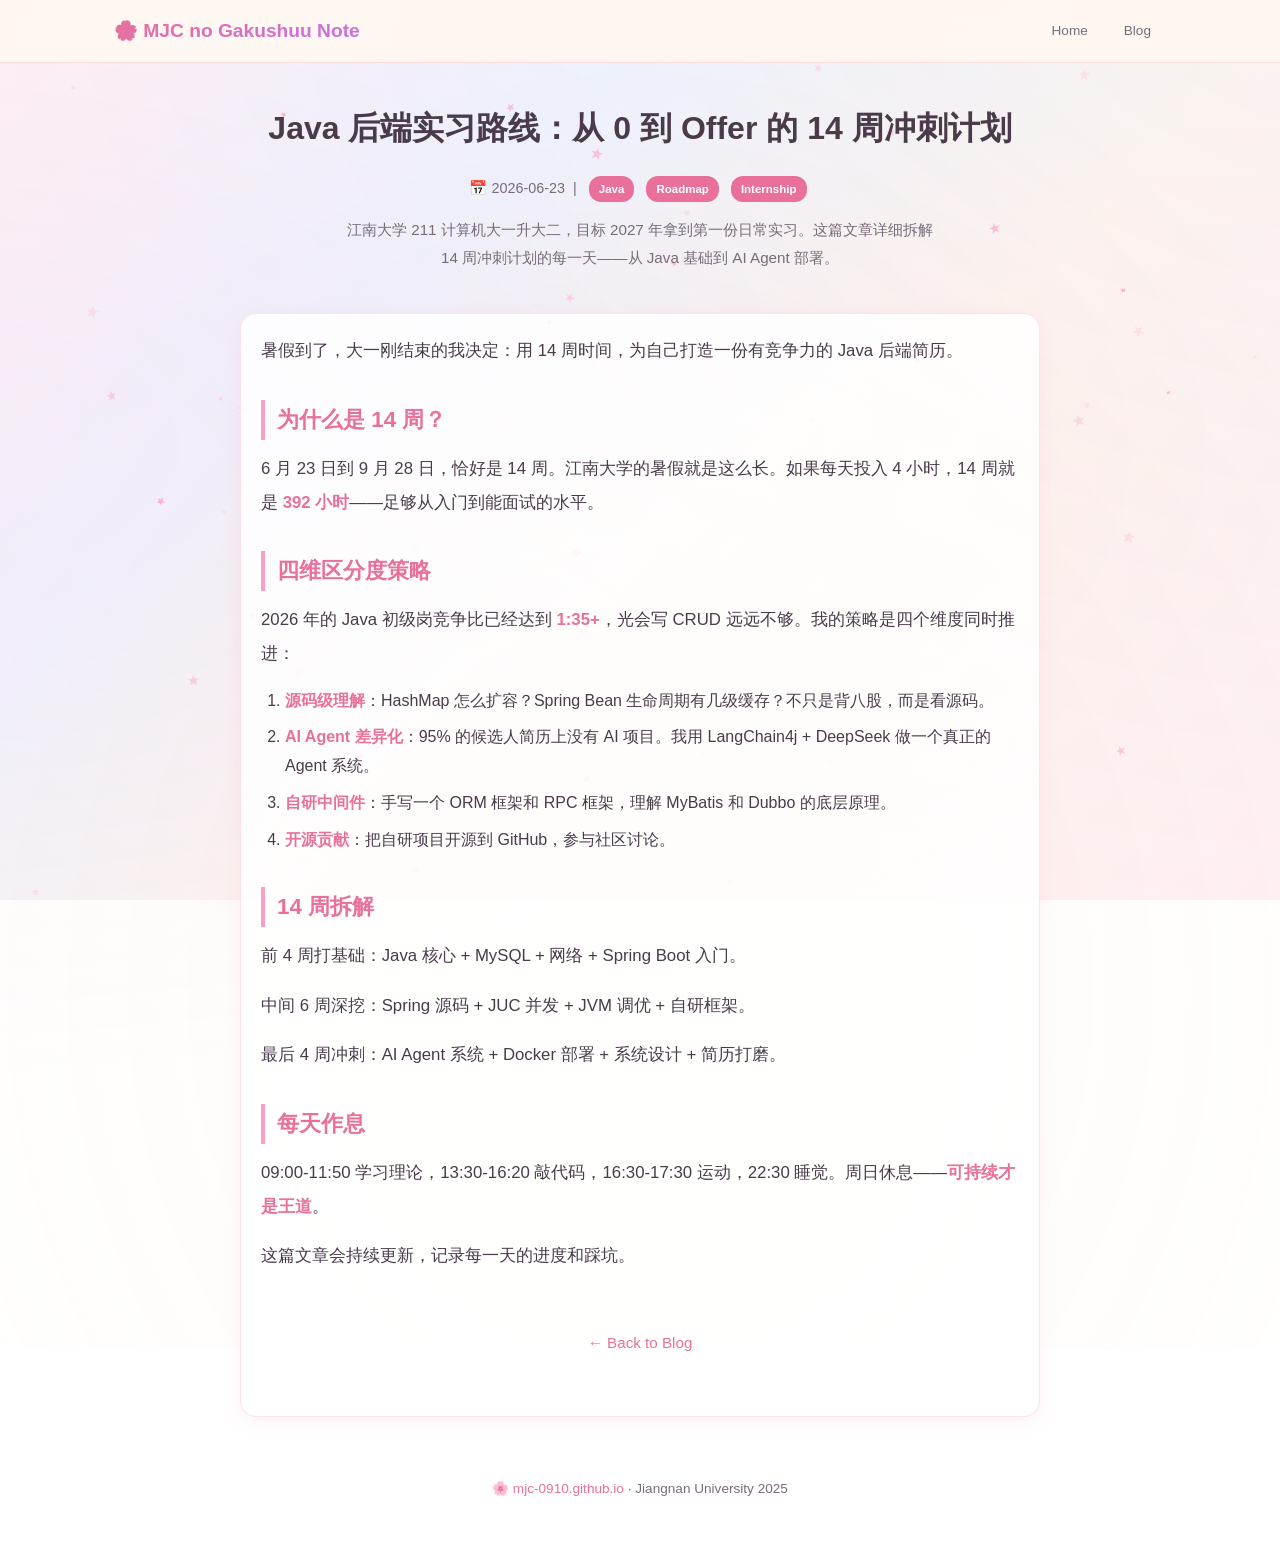
<file: posts/java-roadmap-14-weeks.html>
<!DOCTYPE html>
<html lang="zh-CN">
<head>
<meta charset="UTF-8">
<meta name="viewport" content="width=device-width, initial-scale=1.0">
<title>Java 后端实习路线：从 0 到 Offer 的 14 周冲刺计划 | MJC no Gakushuu Note</title>
<link rel="stylesheet" href="../style.css">
<style>
  .post-header { text-align:center; padding:80px 20px 30px; }
  .post-header h1 { font-size:2em; color:var(--text); margin-bottom:16px; }
  .post-meta { color:var(--text-light); font-size:0.9em; margin-bottom:12px; }
  .post-content { max-width:800px; margin:0 auto; padding:20px; }
  .post-content h2 { font-size:1.4em; color:var(--sakura-dark); margin:32px 0 12px; padding-left:12px; border-left:4px solid var(--sakura); }
  .post-content h3 { font-size:1.1em; margin:24px 0 8px; color:var(--text); }
  .post-content p { margin-bottom:16px; font-size:1.05em; line-height:2; }
  .post-content ul, .post-content ol { margin:12px 0 20px 24px; }
  .post-content li { margin-bottom:8px; line-height:1.8; }
  .post-content code { background:rgba(255,158,197,0.12); padding:2px 8px; border-radius:4px; font-size:0.9em; font-family:"Cascadia Code","Fira Code",monospace; }
  .post-content table { width:100%; border-collapse:collapse; margin:20px 0; }
  .post-content th { background:linear-gradient(135deg,rgba(255,158,197,0.2),rgba(200,112,232,0.15)); padding:10px 12px; text-align:left; }
  .post-content td { padding:10px 12px; border-bottom:1px solid var(--card-border); }
  .post-content strong { color:var(--sakura-dark); }
  .back-link { display:inline-block; margin:40px 0; color:var(--sakura-dark); text-decoration:none; font-size:0.95em; }
  .back-link:hover { text-decoration:underline; }
  @media(max-width:768px){ .post-content { padding:16px; } .post-header h1 { font-size:1.4em; } }
</style>
</head>
<body>
<canvas id="sakura-canvas"></canvas>
<nav>
  <div class="nav-inner">
    <span class="nav-logo">🌸 MJC no Gakushuu Note</span>
    <div class="nav-links">
      <a href="../index.html">Home</a>
      <a href="../index.html#blog">Blog</a>
    </div>
  </div>
</nav>
<main>
  <article>
    <div class="post-header">
      <h1>Java 后端实习路线：从 0 到 Offer 的 14 周冲刺计划</h1>
      <div class="post-meta">📅 2026-06-23 &nbsp;|&nbsp; <span class="tag t-java">Java</span> <span class="tag t-java">Roadmap</span> <span class="tag t-java">Internship</span></div>
      <p style="color:var(--text-light);max-width:600px;margin:12px auto;font-size:0.95em">江南大学 211 计算机大一升大二，目标 2027 年拿到第一份日常实习。这篇文章详细拆解 14 周冲刺计划的每一天——从 Java 基础到 AI Agent 部署。</p>
    </div>
    <div class="post-content card">
      <p>暑假到了，大一刚结束的我决定：用 14 周时间，为自己打造一份有竞争力的 Java 后端简历。</p>
<h2>为什么是 14 周？</h2>
<p>6 月 23 日到 9 月 28 日，恰好是 14 周。江南大学的暑假就是这么长。如果每天投入 4 小时，14 周就是 <strong>392 小时</strong>——足够从入门到能面试的水平。</p>
<h2>四维区分度策略</h2>
<p>2026 年的 Java 初级岗竞争比已经达到 <strong>1:35+</strong>，光会写 CRUD 远远不够。我的策略是四个维度同时推进：</p>
<ol>
  <li><strong>源码级理解</strong>：HashMap 怎么扩容？Spring Bean 生命周期有几级缓存？不只是背八股，而是看源码。</li>
  <li><strong>AI Agent 差异化</strong>：95% 的候选人简历上没有 AI 项目。我用 LangChain4j + DeepSeek 做一个真正的 Agent 系统。</li>
  <li><strong>自研中间件</strong>：手写一个 ORM 框架和 RPC 框架，理解 MyBatis 和 Dubbo 的底层原理。</li>
  <li><strong>开源贡献</strong>：把自研项目开源到 GitHub，参与社区讨论。</li>
</ol>
<h2>14 周拆解</h2>
<p>前 4 周打基础：Java 核心 + MySQL + 网络 + Spring Boot 入门。</p>
<p>中间 6 周深挖：Spring 源码 + JUC 并发 + JVM 调优 + 自研框架。</p>
<p>最后 4 周冲刺：AI Agent 系统 + Docker 部署 + 系统设计 + 简历打磨。</p>
<h2>每天作息</h2>
<p>09:00-11:50 学习理论，13:30-16:20 敲代码，16:30-17:30 运动，22:30 睡觉。周日休息——<strong>可持续才是王道</strong>。</p>
<p>这篇文章会持续更新，记录每一天的进度和踩坑。</p>
      <div style="text-align:center">
        <a href="../index.html#blog" class="back-link">← Back to Blog</a>
      </div>
    </div>
  </article>
</main>
<footer>
  <p>🌸 <a href="https://mjc-0910.github.io">mjc-0910.github.io</a> · Jiangnan University 2025</p>
</footer>
<script src="../app.js"></script>
</body>
</html>
</file>
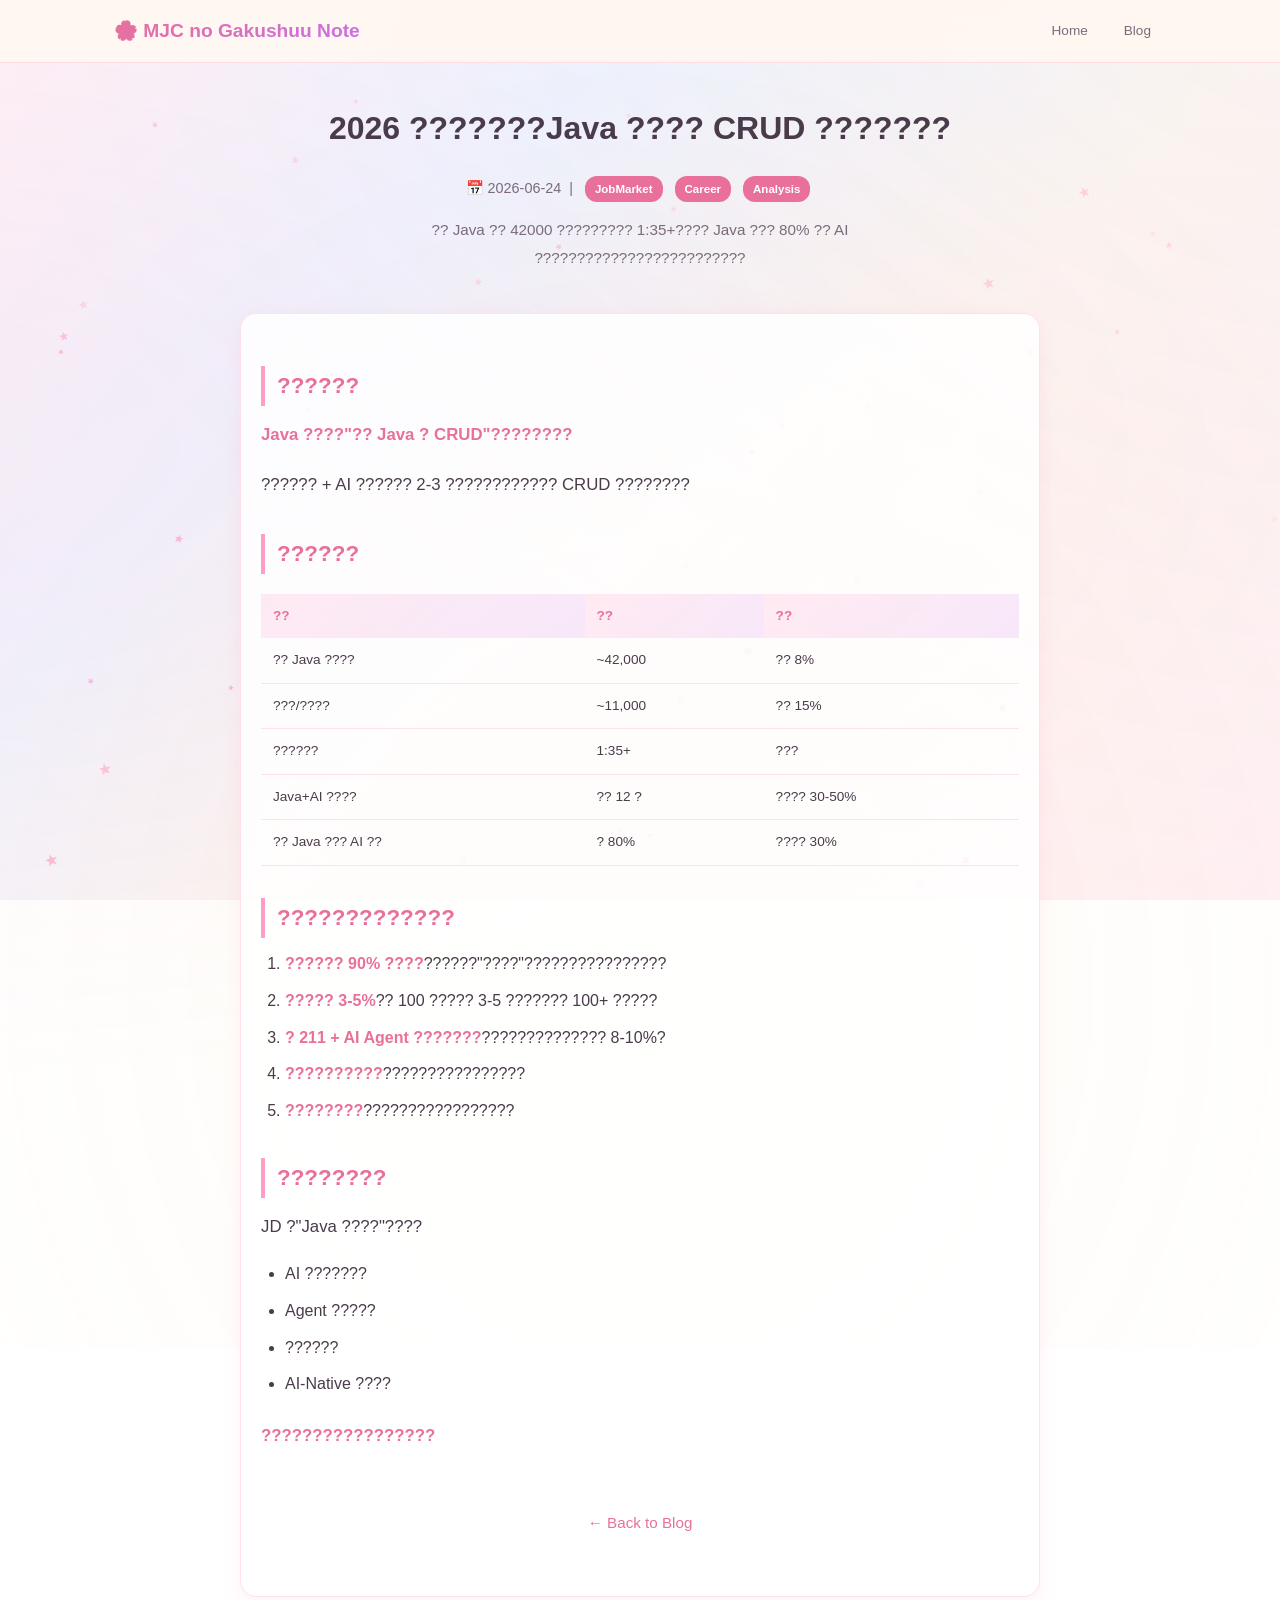
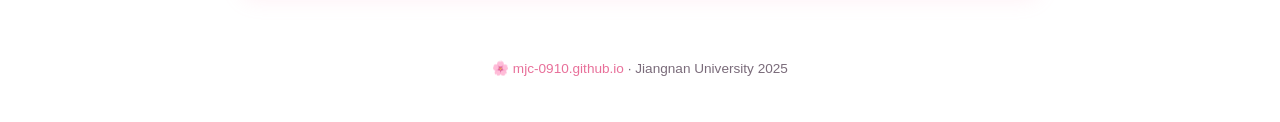
<file: posts/job-market-2026-truth.html>
<!DOCTYPE html>
<html lang="zh-CN">
<head>
<meta charset="UTF-8">
<meta name="viewport" content="width=device-width, initial-scale=1.0">
<title>2026 ???????Java ???? CRUD ??????? | MJC no Gakushuu Note</title>
<link rel="stylesheet" href="../style.css">
<style>
  .post-header { text-align:center; padding:80px 20px 30px; }
  .post-header h1 { font-size:2em; color:var(--text); margin-bottom:16px; }
  .post-meta { color:var(--text-light); font-size:0.9em; margin-bottom:12px; }
  .post-content { max-width:800px; margin:0 auto; padding:20px; }
  .post-content h2 { font-size:1.4em; color:var(--sakura-dark); margin:32px 0 12px; padding-left:12px; border-left:4px solid var(--sakura); }
  .post-content h3 { font-size:1.1em; margin:24px 0 8px; color:var(--text); }
  .post-content p { margin-bottom:16px; font-size:1.05em; line-height:2; }
  .post-content ul, .post-content ol { margin:12px 0 20px 24px; }
  .post-content li { margin-bottom:8px; line-height:1.8; }
  .post-content code { background:rgba(255,158,197,0.12); padding:2px 8px; border-radius:4px; font-size:0.9em; font-family:"Cascadia Code","Fira Code",monospace; }
  .post-content table { width:100%; border-collapse:collapse; margin:20px 0; }
  .post-content th { background:linear-gradient(135deg,rgba(255,158,197,0.2),rgba(200,112,232,0.15)); padding:10px 12px; text-align:left; }
  .post-content td { padding:10px 12px; border-bottom:1px solid var(--card-border); }
  .post-content strong { color:var(--sakura-dark); }
  .back-link { display:inline-block; margin:40px 0; color:var(--sakura-dark); text-decoration:none; font-size:0.95em; }
  .back-link:hover { text-decoration:underline; }
  @media(max-width:768px){ .post-content { padding:16px; } .post-header h1 { font-size:1.4em; } }
</style>
</head>
<body>
<canvas id="sakura-canvas"></canvas>
<nav>
  <div class="nav-inner">
    <span class="nav-logo">&#x1F338; MJC no Gakushuu Note</span>
    <div class="nav-links">
      <a href="../index.html">Home</a>
      <a href="../index.html#blog">Blog</a>
    </div>
  </div>
</nav>
<main>
  <article>
    <div class="post-header">
      <h1>2026 ???????Java ???? CRUD ???????</h1>
      <div class="post-meta">&#x1F4C5; 2026-06-24 &nbsp;|&nbsp; <span class="tag t-java">JobMarket</span> <span class="tag t-java">Career</span> <span class="tag t-java">Analysis</span></div>
      <p style="color:var(--text-light);max-width:600px;margin:12px auto;font-size:0.95em">?? Java ?? 42000 ????????? 1:35+???? Java ??? 80% ?? AI ?????????????????????????</p>
    </div>
    <div class="post-content card">
      
<h2>??????</h2>
<p><strong>Java ????"?? Java ? CRUD"????????</strong></p>
<p>?????? + AI ?????? 2-3 ???????????? CRUD ????????</p>

<h2>??????</h2>
<table>
<tr><th>??</th><th>??</th><th>??</th></tr>
<tr><td>?? Java ????</td><td>~42,000</td><td>?? 8%</td></tr>
<tr><td>???/????</td><td>~11,000</td><td>?? 15%</td></tr>
<tr><td>??????</td><td>1:35+</td><td>???</td></tr>
<tr><td>Java+AI ????</td><td>?? 12 ?</td><td>???? 30-50%</td></tr>
<tr><td>?? Java ??? AI ??</td><td>? 80%</td><td>???? 30%</td></tr>
</table>

<h2>?????????????</h2>
<ol>
  <li><strong>?????? 90% ????</strong>??????"????"????????????????</li>
  <li><strong>????? 3-5%</strong>?? 100 ????? 3-5 ??????? 100+ ?????</li>
  <li><strong>? 211 + AI Agent ???????</strong>?????????????? 8-10%?</li>
  <li><strong>??????????</strong>????????????????</li>
  <li><strong>????????</strong>?????????????????</li>
</ol>

<h2>????????</h2>
<p>JD ?"Java ????"????</p>
<ul>
  <li>AI ???????</li>
  <li>Agent ?????</li>
  <li>??????</li>
  <li>AI-Native ????</li>
</ul>
<p><strong>?????????????????</strong></p>

      <div style="text-align:center">
        <a href="../index.html#blog" class="back-link">&#x2190; Back to Blog</a>
      </div>
    </div>
  </article>
</main>
<footer>
  <p>&#x1F338; <a href="https://mjc-0910.github.io">mjc-0910.github.io</a> &#xB7; Jiangnan University 2025</p>
</footer>
<script src="../app.js"></script>
</body>
</html>
</file>
<file: style.css>
/* ===== ??????? - MJC Learning Note ===== */
@import url("./vars.css");

* { margin: 0; padding: 0; box-sizing: border-box; }

body {
  font-family: "Segoe UI", "Microsoft YaHei", "PingFang SC", sans-serif;
  background: linear-gradient(135deg, #FFF0F5 0%, #F0F4FF 30%, #FFF5F0 60%, #FFF0F5 100%);
  background-attachment: fixed;
  color: var(--text);
  line-height: 1.8;
  overflow-x: hidden;
  position: relative;
}

body::before {
  content: "";
  position: fixed;
  top: -50%; left: -50%;
  width: 200%; height: 200%;
  background:
    radial-gradient(ellipse at 20% 50%, rgba(255,158,197,0.08) 0%, transparent 50%),
    radial-gradient(ellipse at 80% 20%, rgba(168,216,234,0.08) 0%, transparent 50%),
    radial-gradient(ellipse at 50% 80%, rgba(232,193,112,0.06) 0%, transparent 50%);
  pointer-events: none;
  z-index: 0;
}

#sakura-canvas {
  position: fixed;
  top: 0; left: 0;
  width: 100%; height: 100%;
  pointer-events: none;
  z-index: 1;
}

/* Nav */
nav {
  position: fixed; top: 0; left: 0; right: 0;
  background: var(--nav-bg);
  backdrop-filter: blur(20px);
  -webkit-backdrop-filter: blur(20px);
  border-bottom: 1px solid var(--card-border);
  z-index: 100;
}

.nav-inner {
  max-width: 1100px; margin: 0 auto;
  display: flex; align-items: center; justify-content: space-between;
  padding: 12px 24px; flex-wrap: wrap; gap: 8px;
}

.nav-logo {
  font-size: 1.2em; font-weight: 700;
  background: linear-gradient(135deg, var(--sakura-dark), #C870E8);
  -webkit-background-clip: text; -webkit-text-fill-color: transparent;
  background-clip: text;
}

.nav-links { display: flex; gap: 6px; list-style: none; flex-wrap: wrap; }

.nav-links a {
  background: none; border: 1.5px solid transparent;
  color: var(--text-light); padding: 6px 14px;
  border-radius: 20px; cursor: pointer;
  font-size: 0.85em; transition: all 0.3s; text-decoration: none;
}

.nav-links a:hover {
  color: var(--sakura-dark);
  border-color: var(--sakura);
  background: rgba(255,158,197,0.08);
}

/* Layout */
main { position: relative; z-index: 2; max-width: 1100px; margin: 0 auto; padding: 20px; }
section { margin: 40px 0; }

/* Hero */
.hero {
  text-align: center;
  padding: 100px 20px 50px;
  position: relative;
}

.hero h1 {
  font-size: 2.6em;
  background: linear-gradient(135deg, var(--sakura-dark), #C870E8, var(--sky));
  background-size: 200% auto;
  -webkit-background-clip: text; -webkit-text-fill-color: transparent;
  background-clip: text;
  animation: gradientShift 4s ease infinite;
  margin-bottom: 12px;
}

@keyframes gradientShift {
  0%, 100% { background-position: 0% center; }
  50% { background-position: 100% center; }
}

.hero .subtitle { font-size: 1.1em; color: var(--text-light); margin-bottom: 6px; }

.hero .motto {
  display: inline-block; padding: 6px 20px;
  background: linear-gradient(135deg, rgba(255,158,197,0.15), rgba(200,112,232,0.15));
  border-radius: 20px; font-size: 0.9em; color: var(--sakura-dark); font-style: italic;
}

.hero-stats {
  display: flex; justify-content: center; gap: 24px;
  margin-top: 28px; flex-wrap: wrap;
}

.hero-stat {
  text-align: center; padding: 12px 20px;
  background: var(--card); border-radius: 12px;
  border: 1px solid var(--card-border); min-width: 100px;
}

.hero-stat .num {
  font-size: 1.6em; font-weight: 800;
  background: linear-gradient(135deg, var(--sakura-dark), #C870E8);
  -webkit-background-clip: text; -webkit-text-fill-color: transparent;
  background-clip: text;
}

.hero-stat .label { font-size: 0.75em; color: var(--text-light); margin-top: 2px; }

/* Cards */
.card {
  background: var(--card); border: 1px solid var(--card-border);
  border-radius: 16px; padding: 28px;
  box-shadow: var(--shadow);
  transition: all 0.4s cubic-bezier(0.4, 0, 0.2, 1);
  position: relative; overflow: hidden; margin-bottom: 20px;
}

.card:hover {
  box-shadow: var(--shadow-hover); transform: translateY(-2px);
}

.card::before {
  content: ""; position: absolute; top: 0; left: 0;
  width: 4px; height: 0;
  background: linear-gradient(180deg, var(--sakura), var(--gold));
  transition: height 0.4s ease; border-radius: 0 4px 4px 0;
}

.card:hover::before { height: 100%; }

h2 { font-size: 1.6em; margin-bottom: 20px; display: flex; align-items: center; gap: 10px; }

/* Tags */
.tag {
  display: inline-block; padding: 3px 10px; border-radius: 12px;
  font-size: 0.8em; margin: 2px 4px; color: #fff; font-weight: 600;
}

.t-java { background: var(--tag-java); }
.t-spring { background: var(--tag-spring); }
.t-redis { background: var(--tag-redis); }
.t-ai { background: var(--tag-ai); }
.t-docker { background: var(--tag-docker); }
.t-go { background: var(--tag-go); }
.t-mysql { background: var(--tag-mysql); }
.t-linux { background: var(--tag-linux); }

/* Timeline */
.timeline { position: relative; padding-left: 32px; }

.timeline::before {
  content: ""; position: absolute; left: 11px; top: 0; bottom: 0;
  width: 3px;
  background: linear-gradient(180deg, var(--sakura), var(--sky), var(--gold));
  border-radius: 3px;
}

.ti {
  position: relative; margin-bottom: 18px; padding: 14px 18px;
  background: var(--card); border-radius: 12px;
  border: 1px solid var(--card-border); transition: all 0.3s ease;
}

.ti:hover { box-shadow: var(--shadow-hover); transform: translateX(4px); }

.ti::before {
  content: "\01F338"; position: absolute; left: -38px; top: 8px;
  font-size: 1em; z-index: 2;
}

.ti-week { font-weight: 700; color: var(--sakura-dark); font-size: 0.95em; margin-bottom: 4px; }
.ti-topic { font-size: 0.85em; color: var(--text-light); margin-bottom: 6px; }
.ti-tags { font-size: 0.75em; }

/* Grids */
.grid2 { display: grid; grid-template-columns: repeat(auto-fill, minmax(300px, 1fr)); gap: 16px; }
.grid3 { display: grid; grid-template-columns: repeat(auto-fill, minmax(200px, 1fr)); gap: 16px; }
.grid4 { display: grid; grid-template-columns: repeat(auto-fill, minmax(240px, 1fr)); gap: 16px; }

/* Skill cards */
.skill-card {
  background: var(--card); border: 1px solid var(--card-border);
  border-radius: 14px; padding: 20px;
  transition: all 0.3s ease; text-align: center;
}

.skill-card:hover { box-shadow: var(--shadow-hover); transform: translateY(-4px); }
.skill-emoji { font-size: 2em; margin-bottom: 8px; }
.skill-name { font-weight: 700; font-size: 1.05em; margin-bottom: 8px; }
.skill-desc { font-size: 0.82em; color: var(--text-light); }

.progress-bar { margin-top: 10px; height: 6px; background: #F0E8F0; border-radius: 3px; overflow: hidden; }
.progress-fill {
  height: 100%; border-radius: 3px;
  background: linear-gradient(90deg, var(--sakura), var(--sakura-dark));
  transition: width 1s ease;
}

/* Q Cards */
.q-card {
  background: var(--card); border: 1px solid var(--card-border);
  border-radius: 12px; padding: 18px; transition: all 0.3s ease;
  display: flex; align-items: flex-start; gap: 14px;
}

.q-card:hover { box-shadow: var(--shadow-hover); transform: translateX(3px); }

.q-num {
  width: 32px; height: 32px; border-radius: 50%;
  background: linear-gradient(135deg, var(--sakura), var(--sakura-dark));
  color: #fff; display: flex; align-items: center; justify-content: center;
  font-weight: 700; font-size: 0.9em; flex-shrink: 0;
}

.q-text { font-size: 0.9em; color: var(--text-light); }

/* Data cards */
.data-card {
  background: var(--card); border: 1px solid var(--card-border);
  border-radius: 14px; padding: 20px; text-align: center;
  transition: all 0.3s ease;
}

.data-card:hover { box-shadow: var(--shadow-hover); transform: scale(1.03); }

/* Table */
table { width: 100%; border-collapse: collapse; font-size: 0.85em; margin: 12px 0; }
th {
  background: linear-gradient(135deg, rgba(255,158,197,0.2), rgba(200,112,232,0.15));
  padding: 10px 12px; text-align: left; font-weight: 600; color: var(--sakura-dark);
}
td { padding: 10px 12px; border-bottom: 1px solid var(--card-border); }
tr:hover td { background: rgba(255,158,197,0.04); }

/* Roadmap flow */
.roadmap-flow {
  display: flex; flex-wrap: wrap; gap: 8px;
  justify-content: center; align-items: center;
  padding: 16px 0;
}

.flow-item {
  width: 130px; background: var(--card); border: 1px solid var(--card-border);
  border-radius: 12px; padding: 14px 10px; text-align: center;
  transition: all 0.3s ease;
}

.flow-item:hover { box-shadow: var(--shadow-hover); transform: scale(1.05); }
.flow-item .skill-emoji { font-size: 1.6em; margin-bottom: 4px; }
.flow-item .skill-name { font-size: 0.9em; margin-bottom: 2px; }
.flow-item .skill-desc { font-size: 0.72em; color: var(--text-light); }

.flow-arrow {
  font-size: 1.8em; color: var(--sakura);
  display: flex; align-items: center;
}

.roadmap-note {
  text-align: center; color: var(--text-light);
  font-size: 0.9em; margin-top: 8px;
}

/* Rules */
.rules-row {
  margin-top: 16px; display: flex; gap: 12px; flex-wrap: wrap;
}

.rule {
  padding: 8px 16px; border-radius: 8px; font-size: 0.85em; font-weight: 600;
}

.r-red { background: rgba(255,158,197,0.12); }
.r-blue { background: rgba(168,216,234,0.15); }
.r-gold { background: rgba(232,193,112,0.15); }

/* Float decorations */
.float-deco {
  position: fixed; pointer-events: none; z-index: 0;
  opacity: 0.12; font-size: 4em;
  animation: floatAround 20s linear infinite;
}

@keyframes floatAround {
  0% { transform: translate(0,0) rotate(0deg); }
  25% { transform: translate(30px,-20px) rotate(5deg); }
  50% { transform: translate(0,-40px) rotate(0deg); }
  75% { transform: translate(-30px,-20px) rotate(-5deg); }
  100% { transform: translate(0,0) rotate(0deg); }
}

/* Footer */
footer {
  text-align: center; padding: 40px 20px;
  color: var(--text-light); font-size: 0.85em;
  position: relative; z-index: 2;
}

footer a { color: var(--sakura-dark); text-decoration: none; }

.footer-tagline { margin-top: 6px; font-style: italic; }

.footer-built { margin-top: 12px; font-size: 0.8em; }

/* Animations */
.animate-in {
  opacity: 0; transform: translateY(20px);
  transition: all 0.6s cubic-bezier(0.4, 0, 0.2, 1);
}

.animate-in.visible { opacity: 1; transform: translateY(0); }


/* Blog Cards */
.blog-card {
  display: block;
  background: var(--card);
  border: 1px solid var(--card-border);
  border-radius: 14px;
  padding: 22px;
  text-decoration: none;
  color: var(--text);
  transition: all 0.3s ease;
}

.blog-card:hover {
  box-shadow: var(--shadow-hover);
  transform: translateY(-3px);
  border-color: var(--sakura);
}

.blog-date {
  font-size: 0.78em;
  color: var(--sakura-dark);
  margin-bottom: 8px;
  font-weight: 600;
}

.blog-title {
  font-size: 1.1em;
  color: var(--text);
  margin-bottom: 10px;
  line-height: 1.5;
}

.blog-desc {
  font-size: 0.85em;
  color: var(--text-light);
  line-height: 1.7;
  margin-bottom: 12px;
}

.blog-tags {
  font-size: 0.75em;
}

/* Responsive */
@media (max-width: 768px) {
  .hero h1 { font-size: 1.8em; }
  .hero-stats { gap: 12px; }
  .hero-stat { padding: 8px 12px; min-width: 80px; }
  .hero-stat .num { font-size: 1.3em; }
  .grid2, .grid3, .grid4 { grid-template-columns: 1fr; }
  .nav-inner { justify-content: center; }
  .timeline { padding-left: 28px; }
  .roadmap-flow { flex-direction: column; }
  .flow-arrow { transform: rotate(90deg); }
}
</file>
